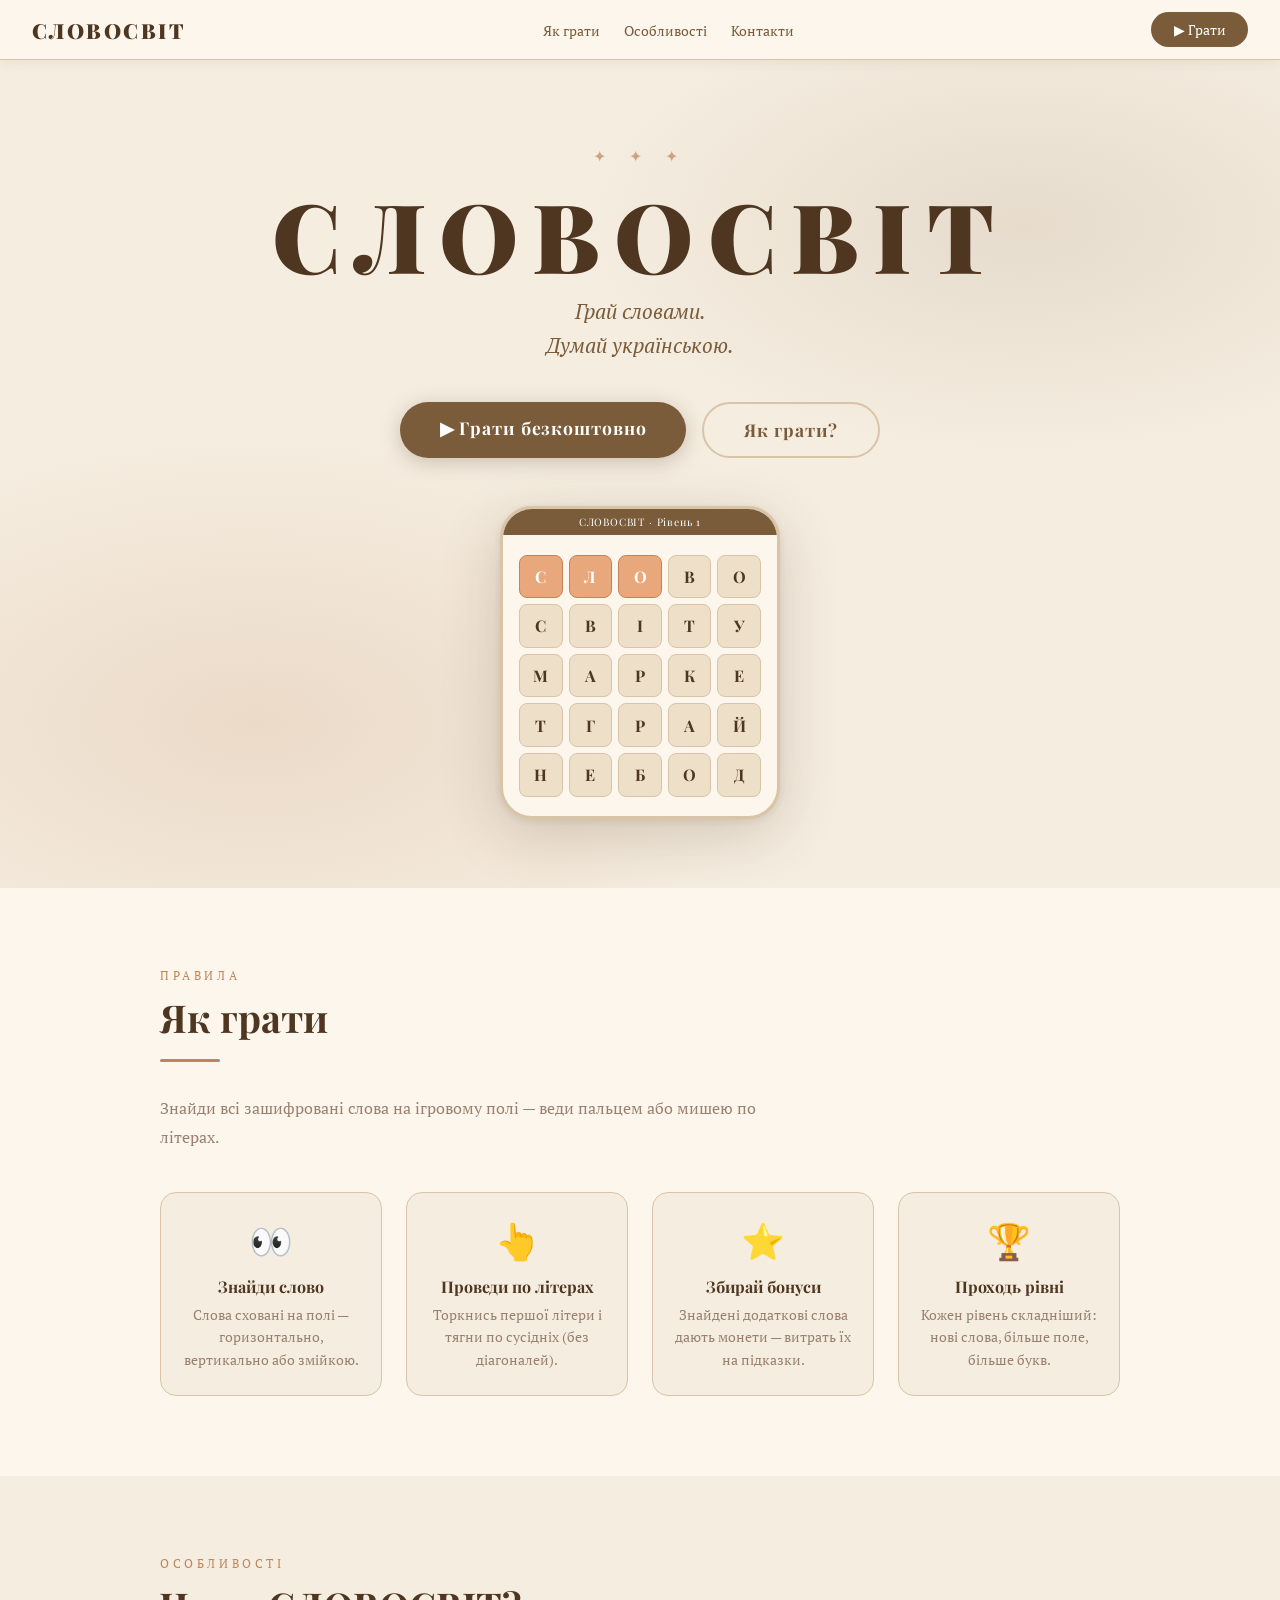
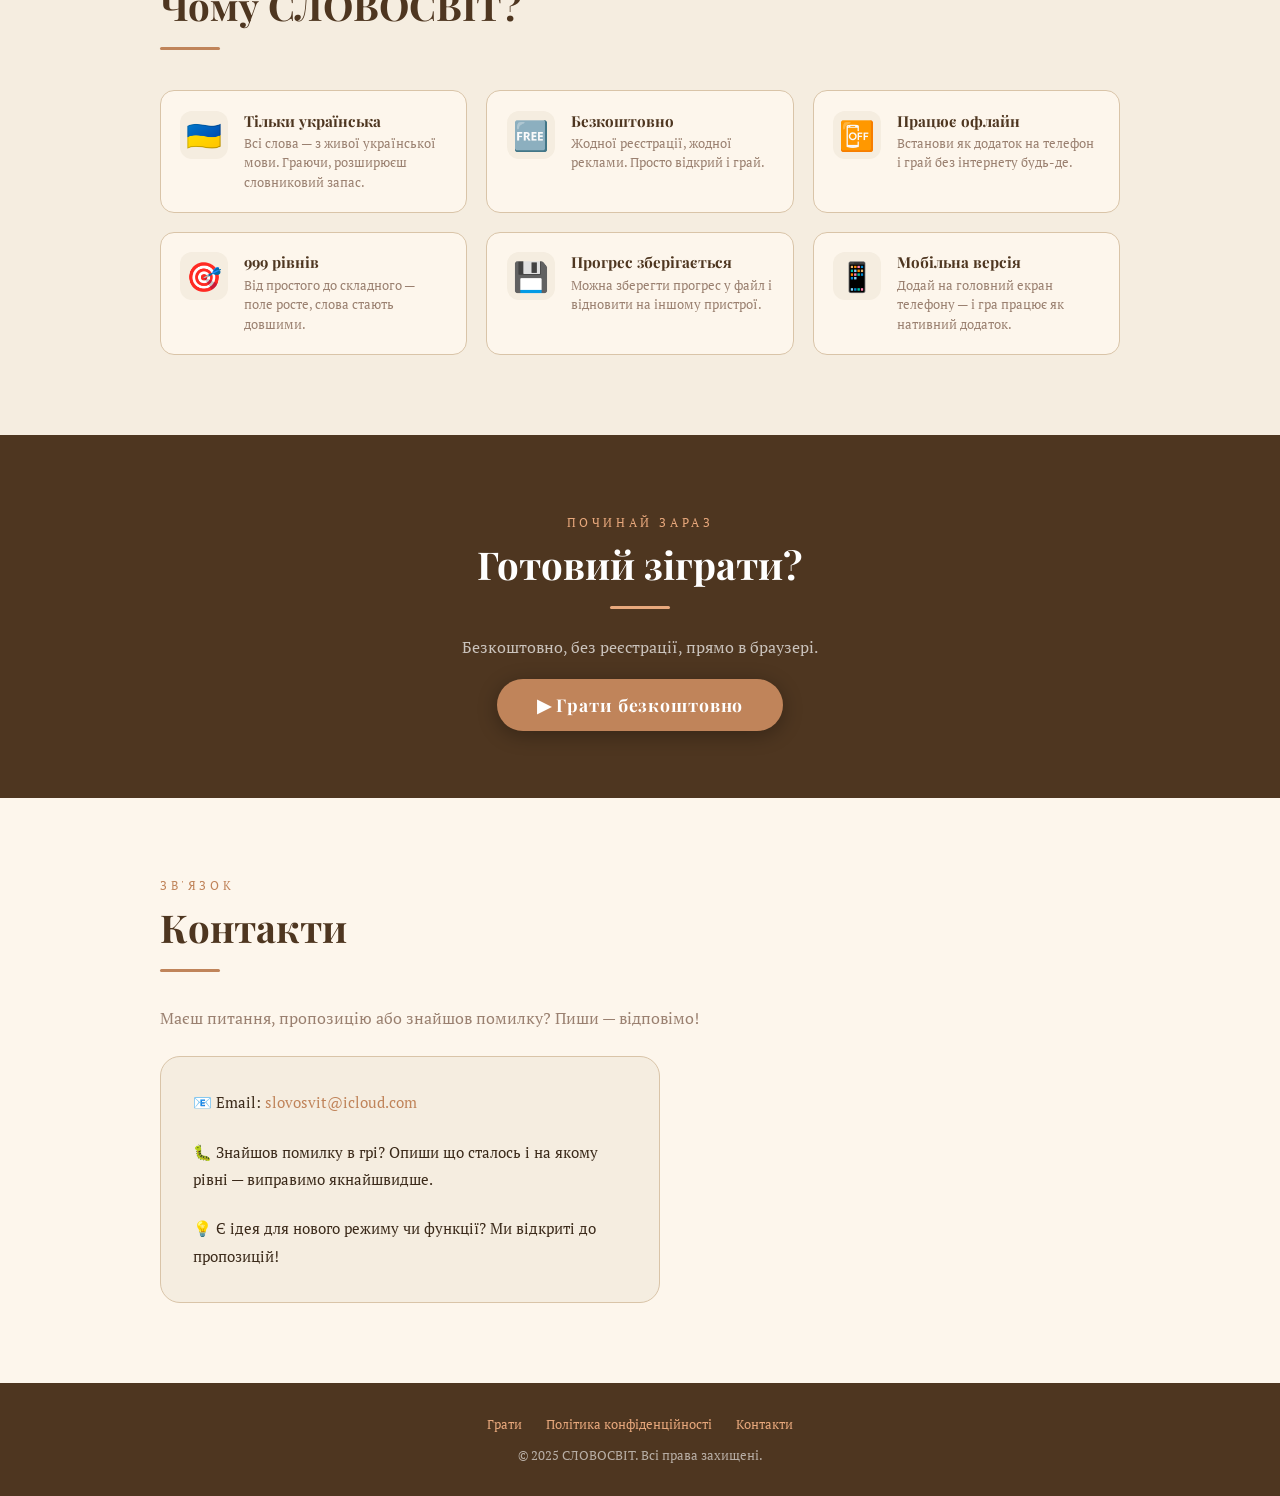
<file: index.html>
<!DOCTYPE html>
<html lang="uk">
<head>
  <meta charset="UTF-8">
  <meta name="viewport" content="width=device-width, initial-scale=1.0">
  <title>СЛОВОСВІТ — гра з пошуку слів українською</title>
  <meta name="description" content="СЛОВОСВІТ — безкоштовна гра з пошуку українських слів. Грай у браузері, без реєстрації.">
  <meta property="og:title" content="СЛОВОСВІТ — українська гра слів">
<meta property="og:description" content="Безкоштовна гра пошуку українських слів у браузері">
<meta property="og:image" content="https://bdry7974ry-code.github.io/icon-512-v2.png">
<meta property="og:type" content="website">
<meta property="og:url" content="https://bdry7974ry-code.github.io/">
  <link rel="icon" href="icon-192-v2.png">
<link rel="apple-touch-icon" href="icon-512-v2.png">
<link rel="canonical" href="https://bdry7974ry-code.github.io/">
<link rel="preconnect" href="https://fonts.gstatic.com" crossorigin>
  <link rel="preconnect" href="https://fonts.googleapis.com">
  <link rel="stylesheet" href="https://fonts.googleapis.com/css2?family=Playfair+Display:wght@400;700;900&family=PT+Serif:ital,wght@0,400;0,700;1,400&display=swap">
  <style>
    :root {
      --bg:        #f5ede0;
      --card:      #fdf6ec;
      --brown:     #7a5c3a;
      --brown-dk:  #4e3620;
      --accent:    #c0845a;
      --accent2:   #e8a87c;
      --text:      #3b2a1a;
      --muted:     #9a8070;
      --border:    #d9c4a8;
      --green:     #6a9e6a;
    }

    *, *::before, *::after { box-sizing: border-box; margin: 0; padding: 0; }

    html { scroll-behavior: smooth; }

    body {
      background: var(--bg);
      font-family: 'PT Serif', Georgia, serif;
      color: var(--text);
      overflow-x: hidden;
    }

    /* ── NAV ── */
    nav {
      position: sticky; top: 0; z-index: 100;
      background: var(--card);
      border-bottom: 1px solid var(--border);
      display: flex; align-items: center; justify-content: space-between;
      padding: 0.75rem 2rem;
      box-shadow: 0 2px 12px rgba(90,60,30,0.08);
    }
    .nav-logo {
      font-family: 'Playfair Display', serif;
      font-weight: 900; font-size: 1.3rem;
      color: var(--brown-dk); letter-spacing: 0.12em;
      text-decoration: none;
    }
    .nav-links { display: flex; gap: 1.5rem; list-style: none; }
    .nav-links a {
      font-size: 0.9rem; color: var(--brown);
      text-decoration: none; transition: color .2s;
    }
    .nav-links a:hover { color: var(--accent); }
    .nav-play {
      background: var(--brown); color: #fff;
      padding: 0.5rem 1.4rem; border-radius: 50px;
      font-family: 'PT Serif', serif; font-size: 0.9rem;
      text-decoration: none; transition: background .2s;
    }
    .nav-play:hover { background: var(--brown-dk); }

    /* ── HERO ── */
    .hero {
      min-height: 92vh;
      display: flex; flex-direction: column;
      align-items: center; justify-content: center;
      text-align: center;
      padding: 4rem 1.5rem 3rem;
      position: relative; overflow: hidden;
    }
    .hero::before {
      content: '';
      position: absolute; inset: 0;
      background:
        radial-gradient(ellipse 60% 50% at 20% 80%, rgba(192,132,90,.18) 0%, transparent 70%),
        radial-gradient(ellipse 50% 40% at 80% 20%, rgba(122,92,58,.12) 0%, transparent 70%);
      pointer-events: none;
    }
    .hero-ornament {
      font-size: 1rem; letter-spacing: .6rem;
      color: var(--accent); opacity: .7; margin-bottom: 1.2rem;
    }
    .hero h1 {
      font-family: 'Playfair Display', serif;
      font-size: clamp(3rem, 10vw, 6rem);
      font-weight: 900; color: var(--brown-dk);
      letter-spacing: .15em; line-height: 1;
      margin-bottom: .8rem;
    }
    .hero-sub {
      font-size: clamp(1rem, 3vw, 1.3rem);
      color: var(--brown); font-style: italic;
      margin-bottom: 2.5rem; line-height: 1.6;
    }
    .hero-btns {
      display: flex; gap: 1rem; flex-wrap: wrap;
      justify-content: center;
    }
    .btn-primary {
      background: var(--brown); color: #fff;
      padding: .9rem 2.5rem; border-radius: 50px;
      font-family: 'Playfair Display', serif;
      font-size: 1.1rem; font-weight: 700;
      text-decoration: none; letter-spacing: .05em;
      box-shadow: 0 4px 20px rgba(78,54,32,.25);
      transition: background .2s, transform .15s;
    }
    .btn-primary:hover { background: var(--brown-dk); transform: translateY(-2px); }
    .btn-ghost {
      background: transparent; color: var(--brown);
      padding: .9rem 2.5rem; border-radius: 50px;
      font-family: 'Playfair Display', serif;
      font-size: 1.1rem; font-weight: 700;
      text-decoration: none; letter-spacing: .05em;
      border: 2px solid var(--border);
      transition: border-color .2s, color .2s, transform .15s;
    }
    .btn-ghost:hover { border-color: var(--accent); color: var(--accent); transform: translateY(-2px); }

    /* Fake phone mockup */
    .phone-mockup {
      margin-top: 3rem;
      width: min(280px, 75vw);
      background: var(--card);
      border-radius: 32px;
      border: 3px solid var(--border);
      box-shadow: 0 16px 60px rgba(78,54,32,.2), 0 2px 8px rgba(78,54,32,.1);
      overflow: hidden;
      position: relative;
    }
    .phone-screen {
      padding: 1.2rem 1rem;
      display: grid;
      grid-template-columns: repeat(5, 1fr);
      gap: 6px;
    }
    .phone-bar {
      background: var(--brown); color: #fff;
      font-size: .65rem; letter-spacing: .08em;
      text-align: center; padding: .4rem;
      font-family: 'Playfair Display', serif;
    }
    .cell {
      aspect-ratio: 1;
      border-radius: 8px;
      display: flex; align-items: center; justify-content: center;
      font-family: 'Playfair Display', serif;
      font-weight: 700; font-size: 1rem;
      color: var(--brown-dk);
      background: #eddfc8;
      border: 1.5px solid var(--border);
      transition: background .3s;
    }
    .cell.lit  { background: var(--accent2); border-color: var(--accent); color: #fff; }
    .cell.done { background: var(--green);   border-color: #4a7a4a;       color: #fff; }

    /* ── SECTION BASE ── */
    section { padding: 5rem 1.5rem; }
    .section-inner { max-width: 960px; margin: 0 auto; }
    .section-label {
      font-size: .75rem; letter-spacing: .3em; text-transform: uppercase;
      color: var(--accent); margin-bottom: .5rem;
    }
    .section-title {
      font-family: 'Playfair Display', serif;
      font-size: clamp(1.6rem, 4vw, 2.4rem);
      color: var(--brown-dk); margin-bottom: 1rem;
    }
    .section-desc {
      font-size: 1rem; color: var(--muted);
      line-height: 1.8; max-width: 600px;
    }
    .ornament-line {
      width: 60px; height: 3px;
      background: var(--accent); border-radius: 2px;
      margin: 1rem 0 2rem;
    }

    /* ── HOW TO PLAY ── */
    #how { background: var(--card); }
    .steps {
      display: grid;
      grid-template-columns: repeat(auto-fit, minmax(200px, 1fr));
      gap: 1.5rem; margin-top: 2.5rem;
    }
    .step {
      background: var(--bg);
      border: 1px solid var(--border);
      border-radius: 16px;
      padding: 1.5rem 1.2rem;
      text-align: center;
      transition: transform .2s, box-shadow .2s;
    }
    .step:hover { transform: translateY(-4px); box-shadow: 0 8px 24px rgba(90,60,30,.1); }
    .step-icon { font-size: 2.2rem; margin-bottom: .8rem; }
    .step h3 {
      font-family: 'Playfair Display', serif;
      font-size: 1rem; color: var(--brown-dk);
      margin-bottom: .4rem;
    }
    .step p { font-size: .88rem; color: var(--muted); line-height: 1.6; }

    /* ── FEATURES ── */
    .features {
      display: grid;
      grid-template-columns: repeat(auto-fit, minmax(240px, 1fr));
      gap: 1.2rem; margin-top: 2.5rem;
    }
    .feature {
      display: flex; gap: 1rem; align-items: flex-start;
      background: var(--card);
      border: 1px solid var(--border);
      border-radius: 14px; padding: 1.2rem;
    }
    .feature-icon {
      font-size: 1.8rem; flex-shrink: 0;
      background: var(--bg); width: 48px; height: 48px;
      border-radius: 12px; display: flex; align-items: center; justify-content: center;
    }
    .feature h3 {
      font-family: 'Playfair Display', serif;
      font-size: .95rem; color: var(--brown-dk);
      margin-bottom: .2rem;
    }
    .feature p { font-size: .82rem; color: var(--muted); line-height: 1.5; }

    /* ── CTA ── */
    #cta {
      background: var(--brown-dk);
      text-align: center; color: #fff;
    }
    #cta .section-label { color: var(--accent2); }
    #cta .section-title { color: #fff; }
    #cta .section-desc  { color: rgba(255,255,255,.7); margin: 0 auto 2rem; }
    #cta .btn-primary   { background: var(--accent); box-shadow: 0 4px 20px rgba(0,0,0,.3); }
    #cta .btn-primary:hover { background: var(--accent2); }
    #cta .ornament-line { background: var(--accent2); }

    /* ── CONTACT ── */
    #contact { background: var(--card); }
    .contact-card {
      background: var(--bg);
      border: 1px solid var(--border);
      border-radius: 20px; padding: 2rem;
      max-width: 500px;
    }
    .contact-card p { font-size: .95rem; line-height: 1.8; color: var(--text); }
    .contact-card a { color: var(--accent); text-decoration: none; }
    .contact-card a:hover { text-decoration: underline; }

    /* ── FOOTER ── */
    footer {
      background: var(--brown-dk);
      color: rgba(255,255,255,.6);
      text-align: center;
      padding: 2rem 1rem;
      font-size: .82rem;
    }
    footer a { color: var(--accent2); text-decoration: none; }
    footer a:hover { text-decoration: underline; }
    footer .footer-links { display: flex; gap: 1.5rem; justify-content: center; margin-bottom: .8rem; flex-wrap: wrap; }

    /* ── RESPONSIVE ── */
    @media (max-width: 600px) {
      nav { padding: .6rem 1rem; }
      .nav-links { display: none; }
      .hero { padding: 3rem 1rem 2rem; }
    }

    /* ── ANIMATION ── */
    @keyframes fadeUp {
      from { opacity: 0; transform: translateY(24px); }
      to   { opacity: 1; transform: translateY(0); }
    }
    .hero h1, .hero-sub, .hero-btns, .phone-mockup {
      animation: fadeUp .7s ease both;
    }
    .hero-sub    { animation-delay: .15s; }
    .hero-btns   { animation-delay: .28s; }
    .phone-mockup{ animation-delay: .4s; }
  </style>
</head>
<body>

<!-- NAV -->
<nav>
  <a class="nav-logo" href="#">СЛОВОСВІТ</a>
  <ul class="nav-links">
    <li><a href="#how">Як грати</a></li>
    <li><a href="#features">Особливості</a></li>
    <li><a href="#contact">Контакти</a></li>
  </ul>
  <a class="nav-play" href="./game.html">▶ Грати</a>
</nav>

<!-- HERO -->
<section class="hero">
  <div class="hero-ornament">✦ ✦ ✦</div>
  <h1>СЛОВОСВІТ</h1>
  <p class="hero-sub">
    Грай словами.<br>Думай українською.
  </p>
  <div class="hero-btns">
    <a class="btn-primary" href="./game.html">
▶ Грати безкоштовно
</a>
    <a class="btn-ghost" href="#how">Як грати?</a>
  </div>

  <!-- Phone mockup with animated grid -->
  <div class="phone-mockup">
    <div class="phone-bar">СЛОВОСВІТ · Рівень 1</div>
    <div class="phone-screen" id="demoGrid">
      <!-- filled by JS -->
    </div>
  </div>
</section>

<!-- HOW TO PLAY -->
<section id="how">
  <div class="section-inner">
    <div class="section-label">Правила</div>
    <h2 class="section-title">Як грати</h2>
    <div class="ornament-line"></div>
    <p class="section-desc">Знайди всі зашифровані слова на ігровому полі — веди пальцем або мишею по літерах.</p>

    <div class="steps">
      <div class="step">
        <div class="step-icon">👀</div>
        <h3>Знайди слово</h3>
        <p>Слова сховані на полі — горизонтально, вертикально або змійкою.</p>
      </div>
      <div class="step">
        <div class="step-icon">👆</div>
        <h3>Проведи по літерах</h3>
        <p>Торкнись першої літери і тягни по сусідніх (без діагоналей).</p>
      </div>
      <div class="step">
        <div class="step-icon">⭐</div>
        <h3>Збирай бонуси</h3>
        <p>Знайдені додаткові слова дають монети — витрать їх на підказки.</p>
      </div>
      <div class="step">
        <div class="step-icon">🏆</div>
        <h3>Проходь рівні</h3>
        <p>Кожен рівень складніший: нові слова, більше поле, більше букв.</p>
      </div>
    </div>
  </div>
</section>

<!-- FEATURES -->
<section id="features">
  <div class="section-inner">
    <div class="section-label">Особливості</div>
    <h2 class="section-title">Чому СЛОВОСВІТ?</h2>
    <div class="ornament-line"></div>

    <div class="features">
      <div class="feature">
        <div class="feature-icon">🇺🇦</div>
        <div>
          <h3>Тільки українська</h3>
          <p>Всі слова — з живої української мови. Граючи, розширюєш словниковий запас.</p>
        </div>
      </div>
      <div class="feature">
        <div class="feature-icon">🆓</div>
        <div>
          <h3>Безкоштовно</h3>
          <p>Жодної реєстрації, жодної реклами. Просто відкрий і грай.</p>
        </div>
      </div>
      <div class="feature">
        <div class="feature-icon">📴</div>
        <div>
          <h3>Працює офлайн</h3>
          <p>Встанови як додаток на телефон і грай без інтернету будь-де.</p>
        </div>
      </div>
      <div class="feature">
        <div class="feature-icon">🎯</div>
        <div>
          <h3>999 рівнів</h3>
          <p>Від простого до складного — поле росте, слова стають довшими.</p>
        </div>
      </div>
      <div class="feature">
        <div class="feature-icon">💾</div>
        <div>
          <h3>Прогрес зберігається</h3>
          <p>Можна зберегти прогрес у файл і відновити на іншому пристрої.</p>
        </div>
      </div>
      <div class="feature">
        <div class="feature-icon">📱</div>
        <div>
          <h3>Мобільна версія</h3>
          <p>Додай на головний екран телефону — і гра працює як нативний додаток.</p>
        </div>
      </div>
    </div>
  </div>
</section>

<!-- CTA -->
<section id="cta">
  <div class="section-inner">
    <div class="section-label">Починай зараз</div>
    <h2 class="section-title">Готовий зіграти?</h2>
    <div class="ornament-line" style="margin: 1rem auto 1.5rem;"></div>
    <p class="section-desc">Безкоштовно, без реєстрації, прямо в браузері.</p>
    <a class="btn-primary" href="./game.html">
▶ Грати безкоштовно
</a>
  </div>
</section>

<!-- CONTACT -->
<section id="contact">
  <div class="section-inner">
    <div class="section-label">Зв'язок</div>
    <h2 class="section-title">Контакти</h2>
    <div class="ornament-line"></div>
    <p class="section-desc" style="margin-bottom:1.5rem">Маєш питання, пропозицію або знайшов помилку? Пиши — відповімо!</p>

    <div class="contact-card">
      <p>📧 Email: <a href="mailto:slovosvit@icloud.com">slovosvit@icloud.com</a></p>
      <br>
      <p>🐛 Знайшов помилку в грі? Опиши що сталось і на якому рівні — виправимо якнайшвидше.</p>
      <br>
      <p>💡 Є ідея для нового режиму чи функції? Ми відкриті до пропозицій!</p>
    </div>
  </div>
</section>

<!-- FOOTER -->
<footer>
  <div class="footer-links">
    <a href="./game.html">Грати</a>
    <a href="privacy.html">Політика конфіденційності</a>
    <a href="mailto:slovosvit@icloud.com">Контакти</a>
  </div>
  <div>© 2025 СЛОВОСВІТ. Всі права захищені.</div>
</footer>

<script>
  // Animate demo grid
  const letters = ['С','Л','О','В','О','С','В','І','Т','У','М','А','Р','К','Е','Т','Г','Р','А','Й','Н','Е','Б','О','Д'];
  const grid = document.getElementById('demoGrid');
  letters.forEach((l, i) => {
    const c = document.createElement('div');
    c.className = 'cell';
    c.textContent = l;
    grid.appendChild(c);
  });

  // Animate a word path: С-Л-О-В-О (indices 0,1,2,3,4)
  const paths = [
    [0,1,2,3,4],
    [5,6,7,8,9],
    [10,11,12,13,14],
  ];
  let pathIdx = 0;
  let step = 0;
  let currentLit = [];

  function animatePath() {
    const cells = grid.querySelectorAll('.cell');
    // clear lit
    currentLit.forEach(i => {
      if (!paths[pathIdx].slice(0, step).includes(i)) {
        cells[i].classList.remove('lit');
      }
    });

    const path = paths[pathIdx];
    if (step < path.length) {
      cells[path[step]].classList.add('lit');
      currentLit.push(path[step]);
      step++;
      setTimeout(animatePath, 350);
    } else {
      // mark done
      setTimeout(() => {
        path.forEach(i => {
          cells[i].classList.remove('lit');
          cells[i].classList.add('done');
        });
        currentLit = [];
        step = 0;
        pathIdx = (pathIdx + 1) % paths.length;
        // reset done after pause
        setTimeout(() => {
          path.forEach(i => cells[i].classList.remove('done'));
          setTimeout(animatePath, 400);
        }, 1200);
      }, 400);
    }
  }

  setTimeout(animatePath, 1000);
</script>

</body>
</html>
</file>
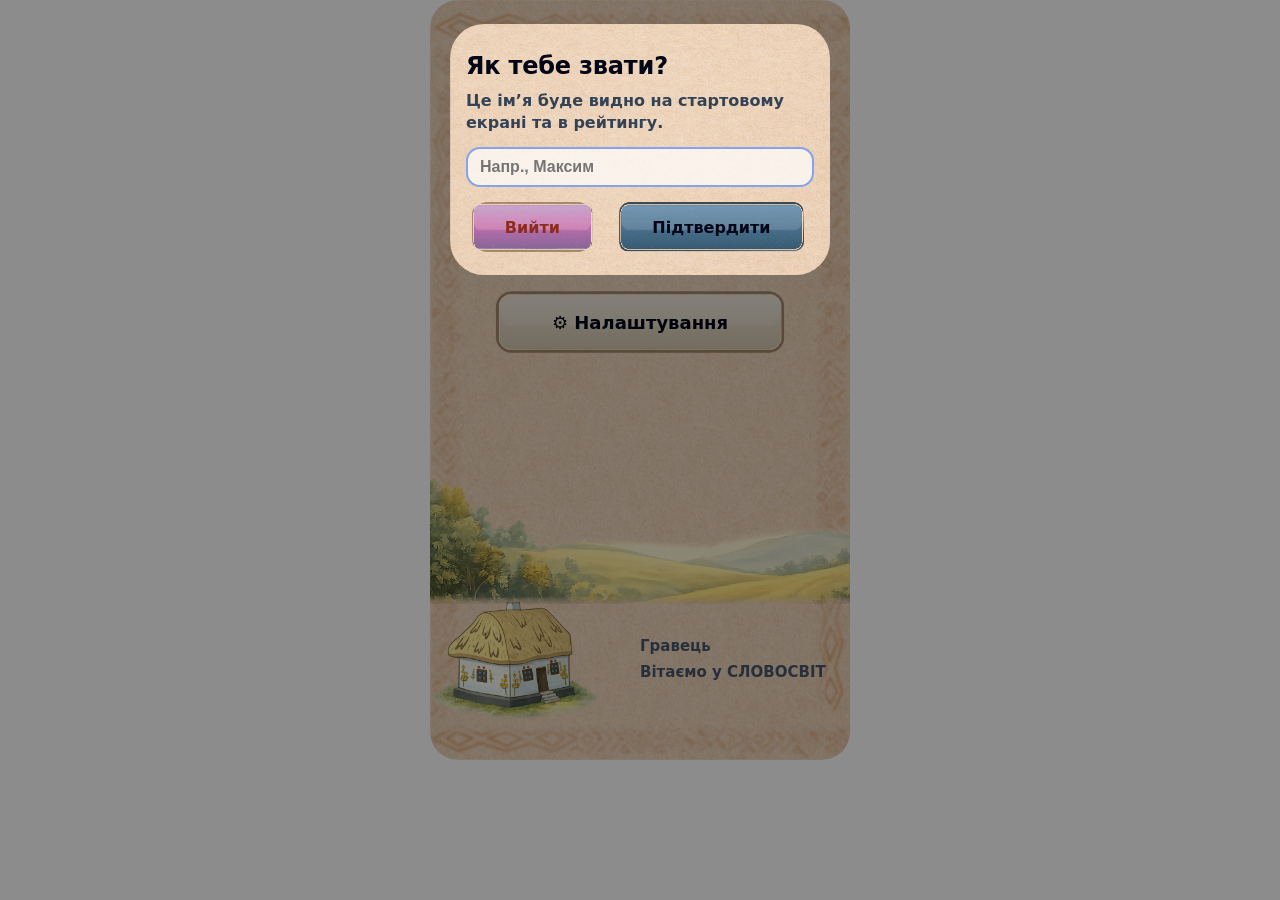
<file: game.html>
<!DOCTYPE html>
<html lang="uk">
<head>
  <link rel="manifest" href="manifest.json">
<meta name="mobile-web-app-capable" content="yes">
<meta name="apple-mobile-web-app-status-bar-style" content="black">
<meta charset="UTF-8">
<title>СЛОВОСВІТ</title>
<meta name="viewport" content="width=device-width, initial-scale=1">
<link rel="stylesheet" href="./style.css">
</head>
<body>
<main class="app" aria-label="СЛОВОСВІТ — гра з пошуку слів">
  <!-- Меню -->
<section id="menu-screen" class="screen active" aria-label="Головне меню">
  <div class="game-wrapper">

    <!-- Верх: назва + слоган -->
    <header class="menu-header">
     <div class="ornament ornament-top"></div>

     <h1 class="title">СЛОВОСВІТ</h1>

     <p class="subtitle line1">Грай словами.</p>
      <p class="subtitle line2">Думай українською.</p>
    </header>

       <nav class="menu-actions" aria-label="Меню дій">
      <div class="ornament"></div>

      <button id="startGameBtn" type="button" class="menu-btn primary">Почати гру</button> 
      <button id="settingsBtn" type="button" class="menu-btn ghost"><span class="icon">⚙</span> Налаштування</button>
        <div class="ornament"></div>

    </nav>
    

<!-- Профіль гравця -->
<section class="profile-card" aria-label="Профіль">

  <img src="./assets/ui/house.png" alt="" class="profile-house">

  <div class="profile-text">
    <div class="profile-name" id="playerName">Гравець</div>
    <div class="profile-sub">Вітаємо у СЛОВОСВІТ</div>
  </div>

</section>


    <div class="ornament ornament-bottom"></div>
  </div>
</section>



  <!-- Ігровий екран -->
  <section id="game-screen" class="screen">
    <div class="game-wrapper">
      <!-- 🔝 TOP BAR -->
      <header class="panel top-bar">
       
        <div class="top-left">
          <button class="menu-btn chip top-mini">Меню</button>
          <ul class="dropdown">
           <li><button id="nextLevelBtn" class="btn">Наступний рівень</button></li>
           <li><button id="retryLevelBtn" class="btn">Спробувати ще раз</button></li>
           <li><button id="gameToggleMusicBtn" class="btn">🎵 Музика</button></li>
           <li><button id="gameToggleUiSoundBtn" class="btn">🔊 Звуки</button></li>
           <li><button id="exitBtn" class="exit-btn">Вийти</button></li>
          </ul>


        </div>
        <div class="level">
  Рівень&nbsp;<strong id="levelNum">1</strong>
 </div>


        <div class="top-right">
          <div class="coins-menu">
            <button class="coins-btn menu-btn chip top-mini">💰 <span id="coins">200</span></button>
            <ul class="dropdown">
              <li><button id="hintBtn" class="btn">Підказка 1 літера - 40💰</button></li>
              <li><button id="hintWordBtn" class="btn">Підказка слово - 100💰</button></li>
              <li><button id="exitBtn2" class="exit-btn">Вийти</button></li>
            </ul>


          </div>
        </div>
      </header>

            <!-- 🎯 GOAL -->
<div class="panel goal" id="goalBlock">
  <div id="goalText" class="goal-row">
  <span class="goal-left">⏱ Знайди <strong>5 слів</strong> за</span>
  <span id="timer" class="goal-timer">02:00</span>
  <span class="goal-right">+50💰</span>
</div>

</div>


<div id="bonusWordNotice" class="bonus-word-notice"></div>
<div class="goal-ornament" aria-hidden="true">
  <div class="goal-ornament__track">
    ✦ ✦ ✦ 
    <span class="sep" id="gridSep">•</span>
    ✦ ✦ ✦ 
  </div>
</div>

<div class="game-card">
  <div id="grid" class="grid"></div>
</div>

<div class="goal-stats">
  <div class="stat">⭐ Бонусних слів: <strong id="bonusWordsFound">0</strong></div>
  <div class="stat">💰 Монет: <strong id="coinsEarned">0</strong></div>
</div>

     
<!-- Рекламний блок -->
      <div class="ad-space">
  <div class="ticker">
    <div class="ticker__track" id="adTickerTrack">
       <span>Ходила на сповідь до священика, навіть не довелось нічого розказувати. Він на мене вже давно підписаний.</span>
       <span>Стоять дві блондинки на зупинці, чекають трамвай. Одна каже до іншої: – Ти на який чекаєш? – На 3, а ти? – На 6. Тут під’їжджає 63. Блондинки зраділи і одна каже до другої: – Класно поїдемо разом!</span>
       <span>Любий, ти чому нічого не робиш? — Все, що не робиться – все на краще!</span>
       <span>Купила своєму чоловікові костюм-трійку: труси і дві шкарпетки. Люблю його, заразу… балую!</span>
       <span>Я настільки лінивий, що навіть у моєму «списку справ» лише один пункт: «Зробити список справ».</span>
       <span>В нашій сім’ї зарядкою займаються лише мобільні телефони…</span>
       <span>Тату у нас сьогодні в школі скорочені батьківські збори. – Що значить скорочені? – Ти, я і директор.</span>
    </div>
  </div>
</div>

    </div>
  </section>

 <!-- RESULT SCREEN -->
<section id="result-screen" class="screen" aria-label="Результат рівня">
  <div class="game-wrapper">
  <div class="result-wrapper">

  <div class="result-title">
    <div class="result-title-main">🏆 Ви зробили це!</div>
    <div class="result-level-done">Рівень <strong id="resultLevelNum">1</strong> завершено</div>
  </div>

<div class="result-stats">
  <div class="row"><span>⏱ Час:</span> <strong id="resultTime">00:00</strong></div>
  <div class="row"><span>🔎 Слів знайдено:</span> <strong id="resultFound">0</strong></div>
  <div class="row"><span>💰 Монет отримано:</span> <strong id="resultEarned">0</strong></div>
</div>

<div class="result-actions">
  <button id="resultNextBtn" class="menu-btn primary result-big">
    Наступний рівень <strong id="resultNextLevelNum">2</strong>
  </button>
  <button id="resultRetryBtn" class="menu-btn ghost result-secondary">
     Спробувати ще раз (<span id="resultRetryLevelNum">1</span>)
   </button>
  <button id="resultExitBtn" class="exit-btn">Вийти</button>
</div>  

  </div>

  <div class="ad-space"></div>
</section>

</main>
<audio id="bgm" src="./assets/bgm.mp3" preload="auto"></audio>

<script type="module" src="./main.js"></script>

<div id="nameModal" class="modal hidden" role="dialog" aria-modal="true" aria-label="Введіть ім’я">
  <div class="modal-card">
    <h3>Як тебе звати?</h3>
    <p>Це ім’я буде видно на стартовому екрані та в рейтингу.</p>

    <input id="nameInput" type="text" placeholder="Напр., Максим" maxlength="20" />
    <div class="modal-actions">
      <button id="cancelNameBtn" type="button" class="exit-btn">Вийти</button>

      <button id="saveNameBtn" class="menu-btn primary small">Підтвердити</button>
    </div>
  </div>
  
</div>

 <div id="howToPlayModal" class="modal hidden" role="dialog" aria-modal="true" aria-label="Як грати">
  <div class="modal-card">
    <h3>Як грати</h3>

    <p><strong>СЛОВОСВІТ</strong> — знайди всі зашифровані слова на полі.</p>

    <p>
      Веди по <strong>сусідніх літерах</strong> (без діагоналей),
      слово може згинатися “змійкою”.
    </p>

    <p>
      <strong>Додаткові слова</strong> дають бонус-монети —
      використай їх на підказки.
    </p>

    <div class="modal-actions">
      <button id="closeHowToPlayBtn" type="button" class="exit-btn">Вийти</button>
    </div>
  </div>
</div>
 
 
<div id="settingsModal" class="modal hidden" role="dialog" aria-modal="true" aria-label="Налаштування">
  <div class="modal-card">
    <h3>Налаштування</h3>
    <p>Налаштуй гру під себе.</p>

    <div class="settings-list">
      <button id="levelsBtn" type="button" class="btn">🎡 Рівні</button>
      <button id="changeNameBtn" type="button" class="btn">🙂 Змінити ім’я</button>
      <button id="toggleMusicBtn" type="button" class="btn">
        🎵 Музика
      </button>

      <button id="toggleUiSoundBtn" type="button" class="btn">
        🔊 Звуки клітинок
      </button>

      <button id="howToPlayBtn" type="button" class="btn">❓ Як грати</button>
      <button id="exportProgressBtn" type="button" class="btn">📤 Експорт прогресу</button>
      <button id="importProgressBtn" type="button" class="btn">📥 Імпорт прогресу</button>
      <input id="importProgressInput" type="file" accept="application/json,.json" hidden>
      <button id="resetProgressBtn" type="button" class="btn">🗑 Скинути прогрес</button>
    </div>


    <div class="modal-actions">
      <button id="closeSettingsBtn" class="exit-btn">Вийти</button>

    </div>
  </div>
</div>


<!-- 🎡 Level Wheel Modal -->
<div id="levelWheelModal" class="modal hidden" role="dialog" aria-modal="true" aria-label="Вибір рівня">
  <div class="modal-card">
    <h3>Рівні</h3>

    <div id="levelWheel" class="level-wheel"></div>

    <div class="modal-actions">
      <button id="closeLevelWheelBtn" type="button" class="exit-btn">Вийти</button>
      <button id="confirmLevelBtn" type="button" class="menu-btn primary small">Підтвердити</button>
    </div>
  </div>
</div>

</body>
</html>
</file>
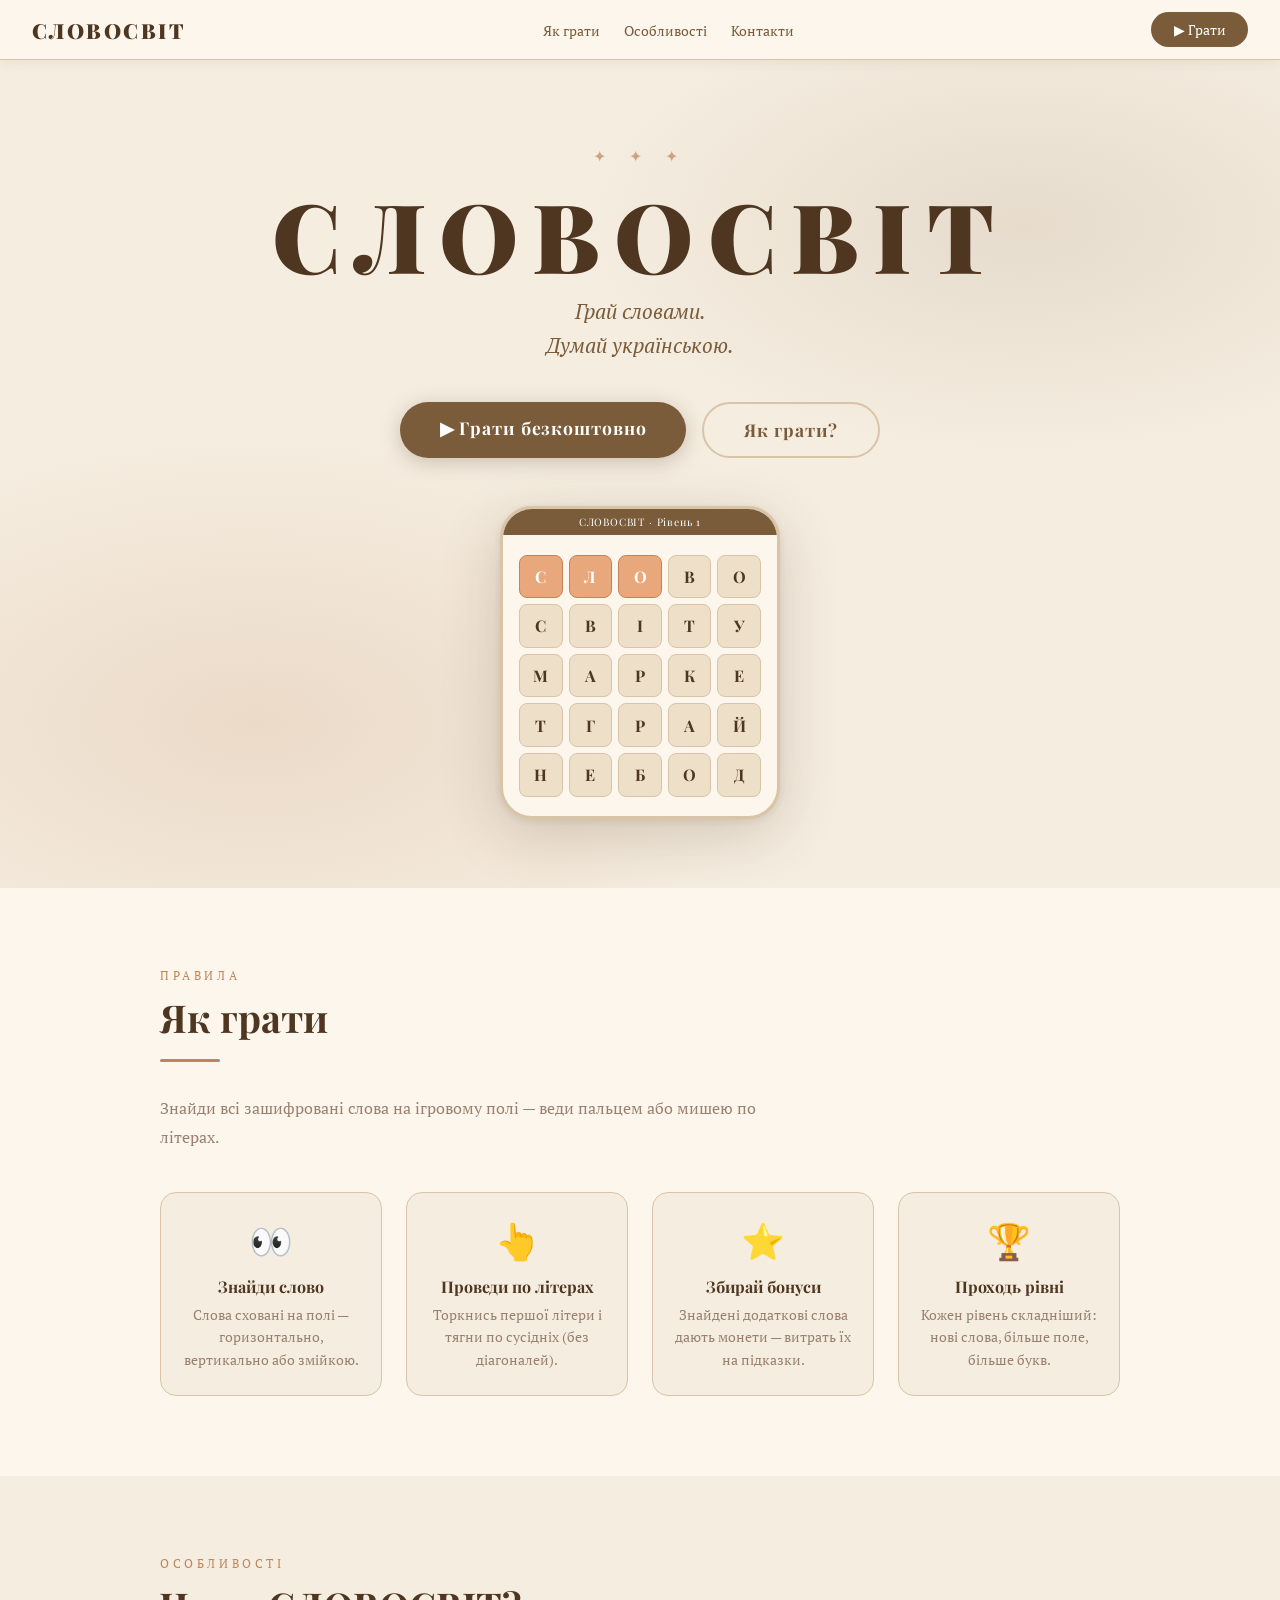
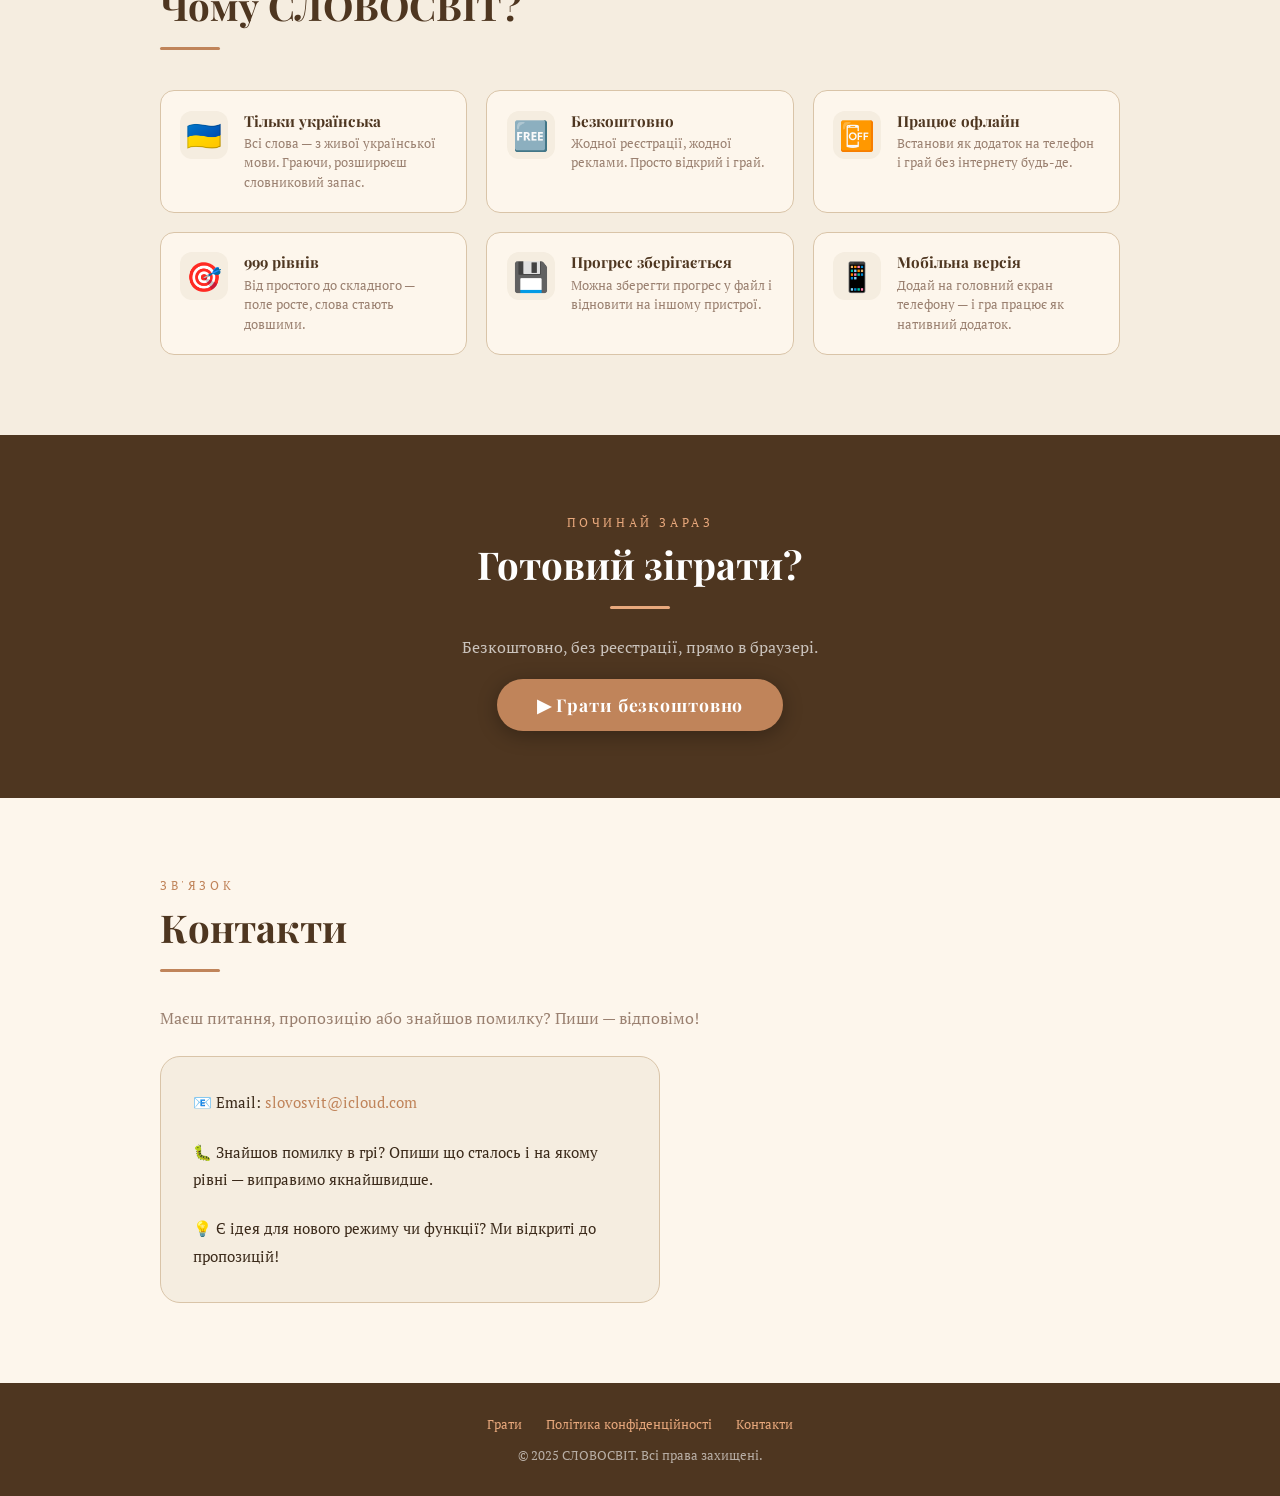
<file: landing.html>
<!DOCTYPE html>
<html lang="uk">
<head>
  <meta charset="UTF-8">
  <meta name="viewport" content="width=device-width, initial-scale=1.0">
  <title>СЛОВОСВІТ — гра з пошуку слів українською</title>
  <meta name="description" content="СЛОВОСВІТ — безкоштовна гра з пошуку українських слів. Грай у браузері, без реєстрації.">
  <meta property="og:title" content="СЛОВОСВІТ — українська гра слів">
<meta property="og:description" content="Безкоштовна гра пошуку українських слів у браузері">
<meta property="og:image" content="https://bdry7974ry-code.github.io/icon-512-v2.png">
<meta property="og:type" content="website">
<meta property="og:url" content="https://bdry7974ry-code.github.io/landing.html">
  <link rel="icon" href="icon-192-v2.png">
<link rel="apple-touch-icon" href="icon-512-v2.png">
<link rel="canonical" href="https://bdry7974ry-code.github.io/landing.html">
<link rel="preconnect" href="https://fonts.gstatic.com" crossorigin>
  <link rel="preconnect" href="https://fonts.googleapis.com">
  <link rel="stylesheet" href="https://fonts.googleapis.com/css2?family=Playfair+Display:wght@400;700;900&family=PT+Serif:ital,wght@0,400;0,700;1,400&display=swap">
  <style>
    :root {
      --bg:        #f5ede0;
      --card:      #fdf6ec;
      --brown:     #7a5c3a;
      --brown-dk:  #4e3620;
      --accent:    #c0845a;
      --accent2:   #e8a87c;
      --text:      #3b2a1a;
      --muted:     #9a8070;
      --border:    #d9c4a8;
      --green:     #6a9e6a;
    }

    *, *::before, *::after { box-sizing: border-box; margin: 0; padding: 0; }

    html { scroll-behavior: smooth; }

    body {
      background: var(--bg);
      font-family: 'PT Serif', Georgia, serif;
      color: var(--text);
      overflow-x: hidden;
    }

    /* ── NAV ── */
    nav {
      position: sticky; top: 0; z-index: 100;
      background: var(--card);
      border-bottom: 1px solid var(--border);
      display: flex; align-items: center; justify-content: space-between;
      padding: 0.75rem 2rem;
      box-shadow: 0 2px 12px rgba(90,60,30,0.08);
    }
    .nav-logo {
      font-family: 'Playfair Display', serif;
      font-weight: 900; font-size: 1.3rem;
      color: var(--brown-dk); letter-spacing: 0.12em;
      text-decoration: none;
    }
    .nav-links { display: flex; gap: 1.5rem; list-style: none; }
    .nav-links a {
      font-size: 0.9rem; color: var(--brown);
      text-decoration: none; transition: color .2s;
    }
    .nav-links a:hover { color: var(--accent); }
    .nav-play {
      background: var(--brown); color: #fff;
      padding: 0.5rem 1.4rem; border-radius: 50px;
      font-family: 'PT Serif', serif; font-size: 0.9rem;
      text-decoration: none; transition: background .2s;
    }
    .nav-play:hover { background: var(--brown-dk); }

    /* ── HERO ── */
    .hero {
      min-height: 92vh;
      display: flex; flex-direction: column;
      align-items: center; justify-content: center;
      text-align: center;
      padding: 4rem 1.5rem 3rem;
      position: relative; overflow: hidden;
    }
    .hero::before {
      content: '';
      position: absolute; inset: 0;
      background:
        radial-gradient(ellipse 60% 50% at 20% 80%, rgba(192,132,90,.18) 0%, transparent 70%),
        radial-gradient(ellipse 50% 40% at 80% 20%, rgba(122,92,58,.12) 0%, transparent 70%);
      pointer-events: none;
    }
    .hero-ornament {
      font-size: 1rem; letter-spacing: .6rem;
      color: var(--accent); opacity: .7; margin-bottom: 1.2rem;
    }
    .hero h1 {
      font-family: 'Playfair Display', serif;
      font-size: clamp(3rem, 10vw, 6rem);
      font-weight: 900; color: var(--brown-dk);
      letter-spacing: .15em; line-height: 1;
      margin-bottom: .8rem;
    }
    .hero-sub {
      font-size: clamp(1rem, 3vw, 1.3rem);
      color: var(--brown); font-style: italic;
      margin-bottom: 2.5rem; line-height: 1.6;
    }
    .hero-btns {
      display: flex; gap: 1rem; flex-wrap: wrap;
      justify-content: center;
    }
    .btn-primary {
      background: var(--brown); color: #fff;
      padding: .9rem 2.5rem; border-radius: 50px;
      font-family: 'Playfair Display', serif;
      font-size: 1.1rem; font-weight: 700;
      text-decoration: none; letter-spacing: .05em;
      box-shadow: 0 4px 20px rgba(78,54,32,.25);
      transition: background .2s, transform .15s;
    }
    .btn-primary:hover { background: var(--brown-dk); transform: translateY(-2px); }
    .btn-ghost {
      background: transparent; color: var(--brown);
      padding: .9rem 2.5rem; border-radius: 50px;
      font-family: 'Playfair Display', serif;
      font-size: 1.1rem; font-weight: 700;
      text-decoration: none; letter-spacing: .05em;
      border: 2px solid var(--border);
      transition: border-color .2s, color .2s, transform .15s;
    }
    .btn-ghost:hover { border-color: var(--accent); color: var(--accent); transform: translateY(-2px); }

    /* Fake phone mockup */
    .phone-mockup {
      margin-top: 3rem;
      width: min(280px, 75vw);
      background: var(--card);
      border-radius: 32px;
      border: 3px solid var(--border);
      box-shadow: 0 16px 60px rgba(78,54,32,.2), 0 2px 8px rgba(78,54,32,.1);
      overflow: hidden;
      position: relative;
    }
    .phone-screen {
      padding: 1.2rem 1rem;
      display: grid;
      grid-template-columns: repeat(5, 1fr);
      gap: 6px;
    }
    .phone-bar {
      background: var(--brown); color: #fff;
      font-size: .65rem; letter-spacing: .08em;
      text-align: center; padding: .4rem;
      font-family: 'Playfair Display', serif;
    }
    .cell {
      aspect-ratio: 1;
      border-radius: 8px;
      display: flex; align-items: center; justify-content: center;
      font-family: 'Playfair Display', serif;
      font-weight: 700; font-size: 1rem;
      color: var(--brown-dk);
      background: #eddfc8;
      border: 1.5px solid var(--border);
      transition: background .3s;
    }
    .cell.lit  { background: var(--accent2); border-color: var(--accent); color: #fff; }
    .cell.done { background: var(--green);   border-color: #4a7a4a;       color: #fff; }

    /* ── SECTION BASE ── */
    section { padding: 5rem 1.5rem; }
    .section-inner { max-width: 960px; margin: 0 auto; }
    .section-label {
      font-size: .75rem; letter-spacing: .3em; text-transform: uppercase;
      color: var(--accent); margin-bottom: .5rem;
    }
    .section-title {
      font-family: 'Playfair Display', serif;
      font-size: clamp(1.6rem, 4vw, 2.4rem);
      color: var(--brown-dk); margin-bottom: 1rem;
    }
    .section-desc {
      font-size: 1rem; color: var(--muted);
      line-height: 1.8; max-width: 600px;
    }
    .ornament-line {
      width: 60px; height: 3px;
      background: var(--accent); border-radius: 2px;
      margin: 1rem 0 2rem;
    }

    /* ── HOW TO PLAY ── */
    #how { background: var(--card); }
    .steps {
      display: grid;
      grid-template-columns: repeat(auto-fit, minmax(200px, 1fr));
      gap: 1.5rem; margin-top: 2.5rem;
    }
    .step {
      background: var(--bg);
      border: 1px solid var(--border);
      border-radius: 16px;
      padding: 1.5rem 1.2rem;
      text-align: center;
      transition: transform .2s, box-shadow .2s;
    }
    .step:hover { transform: translateY(-4px); box-shadow: 0 8px 24px rgba(90,60,30,.1); }
    .step-icon { font-size: 2.2rem; margin-bottom: .8rem; }
    .step h3 {
      font-family: 'Playfair Display', serif;
      font-size: 1rem; color: var(--brown-dk);
      margin-bottom: .4rem;
    }
    .step p { font-size: .88rem; color: var(--muted); line-height: 1.6; }

    /* ── FEATURES ── */
    .features {
      display: grid;
      grid-template-columns: repeat(auto-fit, minmax(240px, 1fr));
      gap: 1.2rem; margin-top: 2.5rem;
    }
    .feature {
      display: flex; gap: 1rem; align-items: flex-start;
      background: var(--card);
      border: 1px solid var(--border);
      border-radius: 14px; padding: 1.2rem;
    }
    .feature-icon {
      font-size: 1.8rem; flex-shrink: 0;
      background: var(--bg); width: 48px; height: 48px;
      border-radius: 12px; display: flex; align-items: center; justify-content: center;
    }
    .feature h3 {
      font-family: 'Playfair Display', serif;
      font-size: .95rem; color: var(--brown-dk);
      margin-bottom: .2rem;
    }
    .feature p { font-size: .82rem; color: var(--muted); line-height: 1.5; }

    /* ── CTA ── */
    #cta {
      background: var(--brown-dk);
      text-align: center; color: #fff;
    }
    #cta .section-label { color: var(--accent2); }
    #cta .section-title { color: #fff; }
    #cta .section-desc  { color: rgba(255,255,255,.7); margin: 0 auto 2rem; }
    #cta .btn-primary   { background: var(--accent); box-shadow: 0 4px 20px rgba(0,0,0,.3); }
    #cta .btn-primary:hover { background: var(--accent2); }
    #cta .ornament-line { background: var(--accent2); }

    /* ── CONTACT ── */
    #contact { background: var(--card); }
    .contact-card {
      background: var(--bg);
      border: 1px solid var(--border);
      border-radius: 20px; padding: 2rem;
      max-width: 500px;
    }
    .contact-card p { font-size: .95rem; line-height: 1.8; color: var(--text); }
    .contact-card a { color: var(--accent); text-decoration: none; }
    .contact-card a:hover { text-decoration: underline; }

    /* ── FOOTER ── */
    footer {
      background: var(--brown-dk);
      color: rgba(255,255,255,.6);
      text-align: center;
      padding: 2rem 1rem;
      font-size: .82rem;
    }
    footer a { color: var(--accent2); text-decoration: none; }
    footer a:hover { text-decoration: underline; }
    footer .footer-links { display: flex; gap: 1.5rem; justify-content: center; margin-bottom: .8rem; flex-wrap: wrap; }

    /* ── RESPONSIVE ── */
    @media (max-width: 600px) {
      nav { padding: .6rem 1rem; }
      .nav-links { display: none; }
      .hero { padding: 3rem 1rem 2rem; }
    }

    /* ── ANIMATION ── */
    @keyframes fadeUp {
      from { opacity: 0; transform: translateY(24px); }
      to   { opacity: 1; transform: translateY(0); }
    }
    .hero h1, .hero-sub, .hero-btns, .phone-mockup {
      animation: fadeUp .7s ease both;
    }
    .hero-sub    { animation-delay: .15s; }
    .hero-btns   { animation-delay: .28s; }
    .phone-mockup{ animation-delay: .4s; }
  </style>
</head>
<body>

<!-- NAV -->
<nav>
  <a class="nav-logo" href="#">СЛОВОСВІТ</a>
  <ul class="nav-links">
    <li><a href="#how">Як грати</a></li>
    <li><a href="#features">Особливості</a></li>
    <li><a href="#contact">Контакти</a></li>
  </ul>
  <a class="nav-play" href="/">▶ Грати</a>
</nav>

<!-- HERO -->
<section class="hero">
  <div class="hero-ornament">✦ ✦ ✦</div>
  <h1>СЛОВОСВІТ</h1>
  <p class="hero-sub">
    Грай словами.<br>Думай українською.
  </p>
  <div class="hero-btns">
    <a class="btn-primary" href="/">
▶ Грати безкоштовно
</a>
    <a class="btn-ghost" href="#how">Як грати?</a>
  </div>

  <!-- Phone mockup with animated grid -->
  <div class="phone-mockup">
    <div class="phone-bar">СЛОВОСВІТ · Рівень 1</div>
    <div class="phone-screen" id="demoGrid">
      <!-- filled by JS -->
    </div>
  </div>
</section>

<!-- HOW TO PLAY -->
<section id="how">
  <div class="section-inner">
    <div class="section-label">Правила</div>
    <h2 class="section-title">Як грати</h2>
    <div class="ornament-line"></div>
    <p class="section-desc">Знайди всі зашифровані слова на ігровому полі — веди пальцем або мишею по літерах.</p>

    <div class="steps">
      <div class="step">
        <div class="step-icon">👀</div>
        <h3>Знайди слово</h3>
        <p>Слова сховані на полі — горизонтально, вертикально або змійкою.</p>
      </div>
      <div class="step">
        <div class="step-icon">👆</div>
        <h3>Проведи по літерах</h3>
        <p>Торкнись першої літери і тягни по сусідніх (без діагоналей).</p>
      </div>
      <div class="step">
        <div class="step-icon">⭐</div>
        <h3>Збирай бонуси</h3>
        <p>Знайдені додаткові слова дають монети — витрать їх на підказки.</p>
      </div>
      <div class="step">
        <div class="step-icon">🏆</div>
        <h3>Проходь рівні</h3>
        <p>Кожен рівень складніший: нові слова, більше поле, більше букв.</p>
      </div>
    </div>
  </div>
</section>

<!-- FEATURES -->
<section id="features">
  <div class="section-inner">
    <div class="section-label">Особливості</div>
    <h2 class="section-title">Чому СЛОВОСВІТ?</h2>
    <div class="ornament-line"></div>

    <div class="features">
      <div class="feature">
        <div class="feature-icon">🇺🇦</div>
        <div>
          <h3>Тільки українська</h3>
          <p>Всі слова — з живої української мови. Граючи, розширюєш словниковий запас.</p>
        </div>
      </div>
      <div class="feature">
        <div class="feature-icon">🆓</div>
        <div>
          <h3>Безкоштовно</h3>
          <p>Жодної реєстрації, жодної реклами. Просто відкрий і грай.</p>
        </div>
      </div>
      <div class="feature">
        <div class="feature-icon">📴</div>
        <div>
          <h3>Працює офлайн</h3>
          <p>Встанови як додаток на телефон і грай без інтернету будь-де.</p>
        </div>
      </div>
      <div class="feature">
        <div class="feature-icon">🎯</div>
        <div>
          <h3>999 рівнів</h3>
          <p>Від простого до складного — поле росте, слова стають довшими.</p>
        </div>
      </div>
      <div class="feature">
        <div class="feature-icon">💾</div>
        <div>
          <h3>Прогрес зберігається</h3>
          <p>Можна зберегти прогрес у файл і відновити на іншому пристрої.</p>
        </div>
      </div>
      <div class="feature">
        <div class="feature-icon">📱</div>
        <div>
          <h3>Мобільна версія</h3>
          <p>Додай на головний екран телефону — і гра працює як нативний додаток.</p>
        </div>
      </div>
    </div>
  </div>
</section>

<!-- CTA -->
<section id="cta">
  <div class="section-inner">
    <div class="section-label">Починай зараз</div>
    <h2 class="section-title">Готовий зіграти?</h2>
    <div class="ornament-line" style="margin: 1rem auto 1.5rem;"></div>
    <p class="section-desc">Безкоштовно, без реєстрації, прямо в браузері.</p>
    <a class="btn-primary" href="/">
▶ Грати безкоштовно
</a>
  </div>
</section>

<!-- CONTACT -->
<section id="contact">
  <div class="section-inner">
    <div class="section-label">Зв'язок</div>
    <h2 class="section-title">Контакти</h2>
    <div class="ornament-line"></div>
    <p class="section-desc" style="margin-bottom:1.5rem">Маєш питання, пропозицію або знайшов помилку? Пиши — відповімо!</p>

    <div class="contact-card">
      <p>📧 Email: <a href="mailto:slovosvit@icloud.com">slovosvit@icloud.com</a></p>
      <br>
      <p>🐛 Знайшов помилку в грі? Опиши що сталось і на якому рівні — виправимо якнайшвидше.</p>
      <br>
      <p>💡 Є ідея для нового режиму чи функції? Ми відкриті до пропозицій!</p>
    </div>
  </div>
</section>

<!-- FOOTER -->
<footer>
  <div class="footer-links">
    <a href="/">Грати</a>
    <a href="privacy.html">Політика конфіденційності</a>
    <a href="mailto:slovosvit@icloud.com">Контакти</a>
  </div>
  <div>© 2025 СЛОВОСВІТ. Всі права захищені.</div>
</footer>

<script>
  // Animate demo grid
  const letters = ['С','Л','О','В','О','С','В','І','Т','У','М','А','Р','К','Е','Т','Г','Р','А','Й','Н','Е','Б','О','Д'];
  const grid = document.getElementById('demoGrid');
  letters.forEach((l, i) => {
    const c = document.createElement('div');
    c.className = 'cell';
    c.textContent = l;
    grid.appendChild(c);
  });

  // Animate a word path: С-Л-О-В-О (indices 0,1,2,3,4)
  const paths = [
    [0,1,2,3,4],
    [5,6,7,8,9],
    [10,11,12,13,14],
  ];
  let pathIdx = 0;
  let step = 0;
  let currentLit = [];

  function animatePath() {
    const cells = grid.querySelectorAll('.cell');
    // clear lit
    currentLit.forEach(i => {
      if (!paths[pathIdx].slice(0, step).includes(i)) {
        cells[i].classList.remove('lit');
      }
    });

    const path = paths[pathIdx];
    if (step < path.length) {
      cells[path[step]].classList.add('lit');
      currentLit.push(path[step]);
      step++;
      setTimeout(animatePath, 350);
    } else {
      // mark done
      setTimeout(() => {
        path.forEach(i => {
          cells[i].classList.remove('lit');
          cells[i].classList.add('done');
        });
        currentLit = [];
        step = 0;
        pathIdx = (pathIdx + 1) % paths.length;
        // reset done after pause
        setTimeout(() => {
          path.forEach(i => cells[i].classList.remove('done'));
          setTimeout(animatePath, 400);
        }, 1200);
      }, 400);
    }
  }

  setTimeout(animatePath, 1000);
</script>

</body>
</html>
</file>
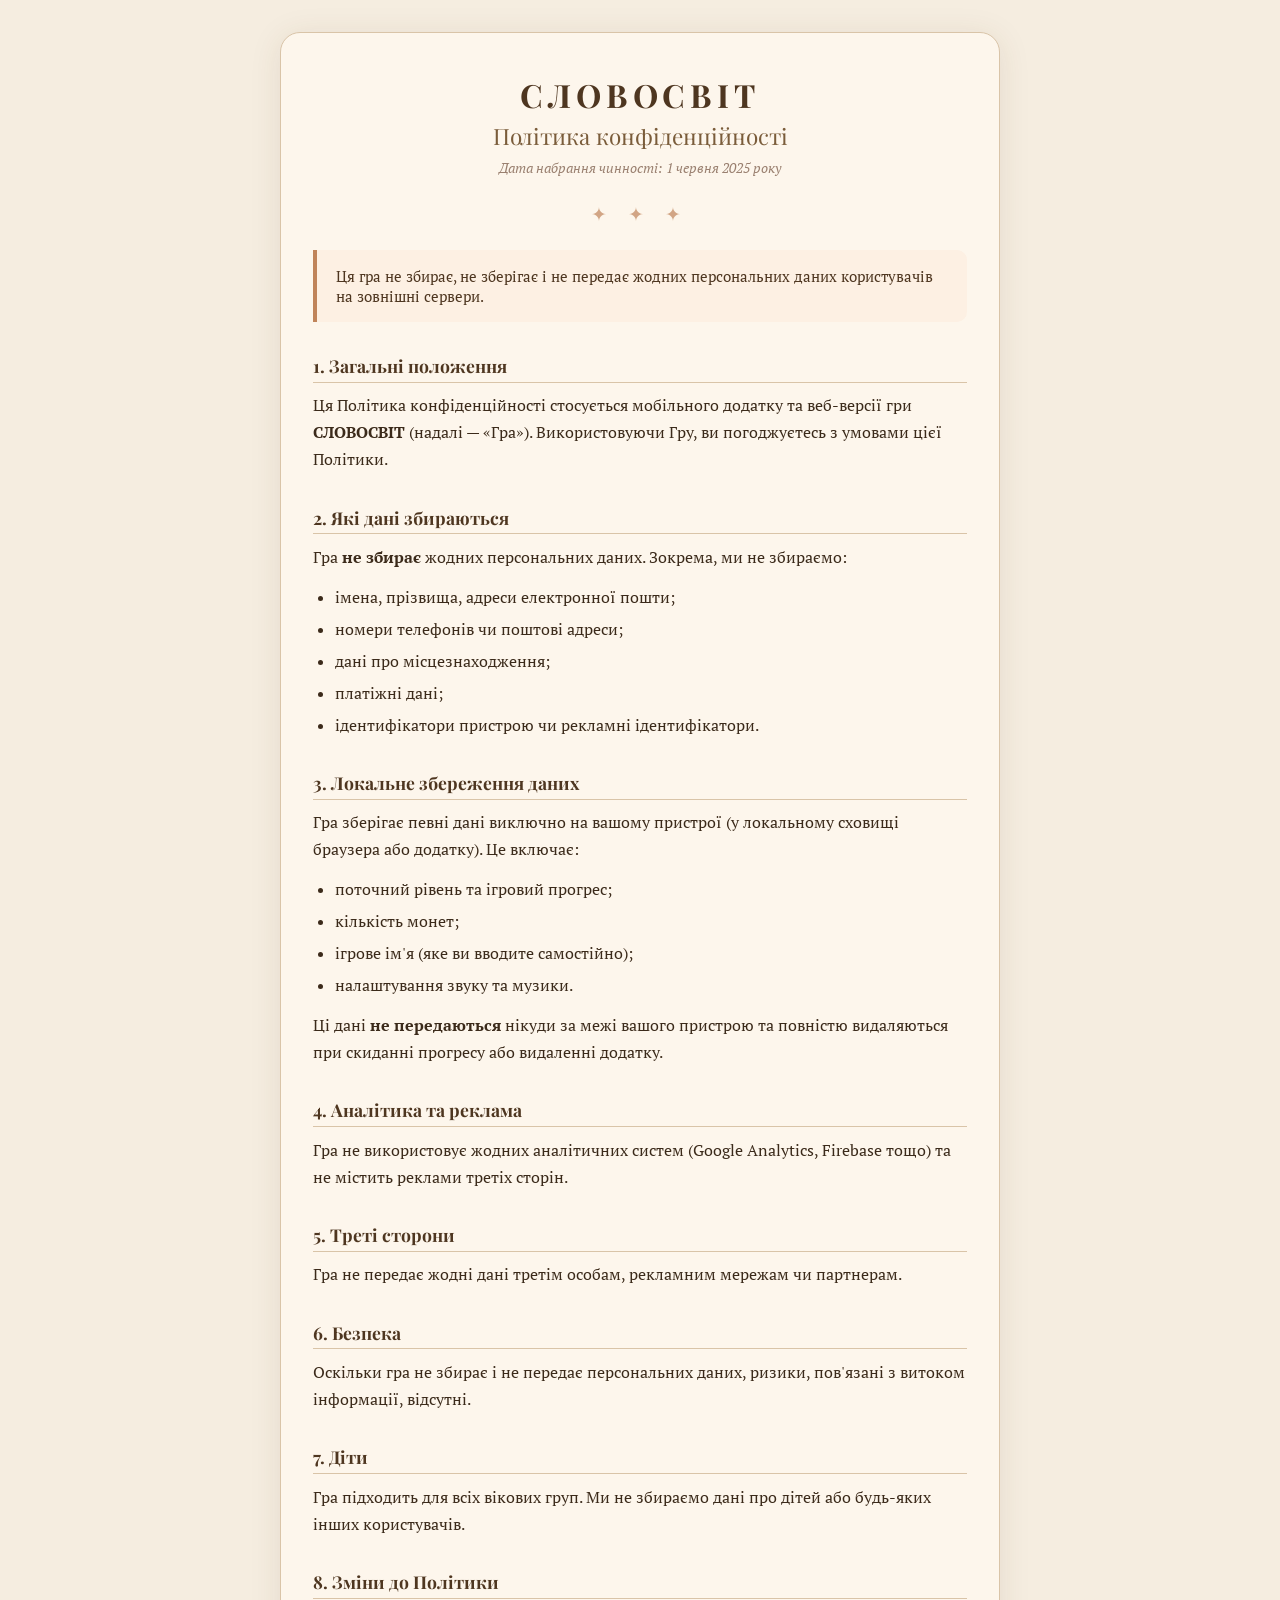
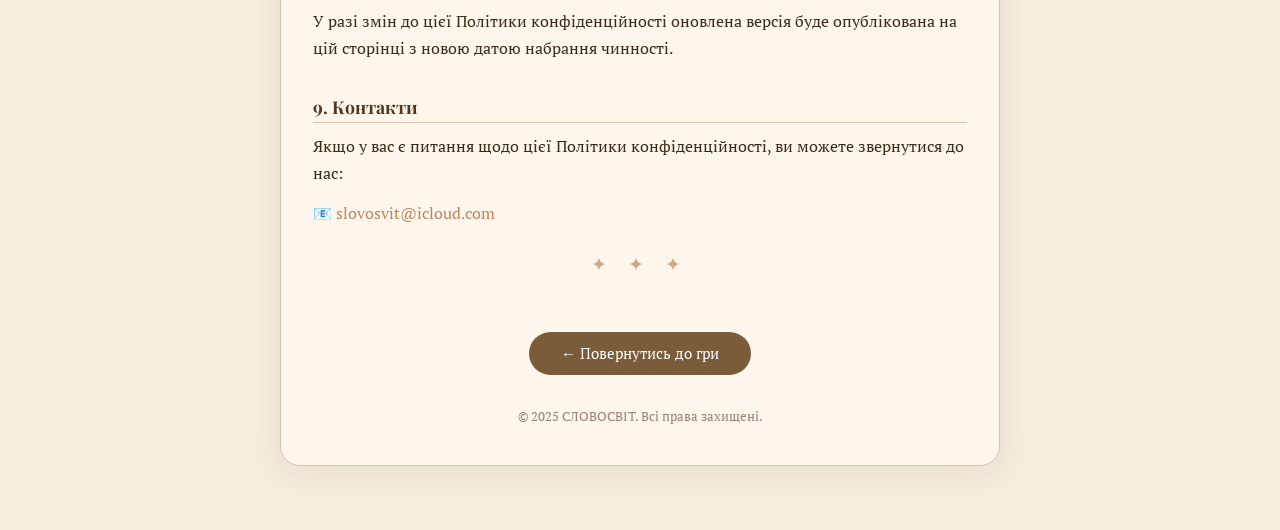
<file: privacy.html>
<!DOCTYPE html>
<html lang="uk">
<head>
  <meta charset="UTF-8">
  <meta name="viewport" content="width=device-width, initial-scale=1.0">
  <title>Політика конфіденційності — СЛОВОСВІТ</title>
  <style>
    @import url('https://fonts.googleapis.com/css2?family=Playfair+Display:wght@400;700&family=PT+Serif:ital,wght@0,400;0,700;1,400&display=swap');

    :root {
      --bg: #f5ede0;
      --card: #fdf6ec;
      --brown: #7a5c3a;
      --brown-dark: #4e3620;
      --accent: #c0845a;
      --text: #3b2a1a;
      --muted: #9a8070;
      --border: #d9c4a8;
    }

    * { box-sizing: border-box; margin: 0; padding: 0; }

    body {
      background: var(--bg);
      font-family: 'PT Serif', Georgia, serif;
      color: var(--text);
      min-height: 100vh;
      padding: 2rem 1rem 4rem;
    }

    .ornament {
      text-align: center;
      color: var(--accent);
      font-size: 1.2rem;
      letter-spacing: 0.5rem;
      margin: 1.5rem 0;
      opacity: 0.7;
    }

    .wrapper {
      max-width: 720px;
      margin: 0 auto;
      background: var(--card);
      border-radius: 20px;
      padding: 2.5rem 2rem;
      box-shadow: 0 4px 32px rgba(90,60,30,0.10);
      border: 1px solid var(--border);
    }

    .header {
      text-align: center;
      margin-bottom: 0.5rem;
    }

    .game-title {
      font-family: 'Playfair Display', serif;
      font-size: 2rem;
      font-weight: 700;
      color: var(--brown-dark);
      letter-spacing: 0.15em;
      text-transform: uppercase;
    }

    h1 {
      font-family: 'Playfair Display', serif;
      font-size: 1.4rem;
      font-weight: 400;
      color: var(--brown);
      margin-top: 0.3rem;
    }

    .date {
      font-size: 0.85rem;
      color: var(--muted);
      margin-top: 0.5rem;
      font-style: italic;
    }

    h2 {
      font-family: 'Playfair Display', serif;
      font-size: 1.1rem;
      color: var(--brown-dark);
      margin: 2rem 0 0.6rem;
      padding-bottom: 0.3rem;
      border-bottom: 1px solid var(--border);
    }

    p {
      line-height: 1.75;
      font-size: 0.97rem;
      color: var(--text);
      margin-bottom: 0.8rem;
    }

    ul {
      padding-left: 1.4rem;
      margin-bottom: 0.8rem;
    }

    ul li {
      line-height: 1.75;
      font-size: 0.97rem;
      margin-bottom: 0.3rem;
    }

    a {
      color: var(--accent);
      text-decoration: none;
    }

    a:hover {
      text-decoration: underline;
    }

    .highlight-box {
      background: #fdf0e3;
      border-left: 4px solid var(--accent);
      border-radius: 0 10px 10px 0;
      padding: 1rem 1.2rem;
      margin: 1.2rem 0;
      font-size: 0.95rem;
      color: var(--brown-dark);
    }

    .back-btn {
      display: inline-block;
      margin-top: 2rem;
      padding: 0.7rem 2rem;
      background: var(--brown);
      color: #fff;
      border-radius: 50px;
      font-family: 'PT Serif', serif;
      font-size: 0.95rem;
      text-decoration: none;
      transition: background 0.2s;
    }

    .back-btn:hover {
      background: var(--brown-dark);
      text-decoration: none;
    }

    footer {
      text-align: center;
      margin-top: 2rem;
      font-size: 0.82rem;
      color: var(--muted);
    }

    @media (max-width: 500px) {
      .wrapper { padding: 1.5rem 1rem; }
      .game-title { font-size: 1.5rem; }
    }
  </style>
</head>
<body>

  <div class="wrapper">
    <div class="header">
      <div class="game-title">СЛОВОСВІТ</div>
      <h1>Політика конфіденційності</h1>
      <div class="date">Дата набрання чинності: 1 червня 2025 року</div>
    </div>

    <div class="ornament">✦ ✦ ✦</div>

    <div class="highlight-box">
      Ця гра не збирає, не зберігає і не передає жодних персональних даних користувачів на зовнішні сервери.
    </div>

    <h2>1. Загальні положення</h2>
    <p>Ця Політика конфіденційності стосується мобільного додатку та веб-версії гри <strong>СЛОВОСВІТ</strong> (надалі — «Гра»). Використовуючи Гру, ви погоджуєтесь з умовами цієї Політики.</p>

    <h2>2. Які дані збираються</h2>
    <p>Гра <strong>не збирає</strong> жодних персональних даних. Зокрема, ми не збираємо:</p>
    <ul>
      <li>імена, прізвища, адреси електронної пошти;</li>
      <li>номери телефонів чи поштові адреси;</li>
      <li>дані про місцезнаходження;</li>
      <li>платіжні дані;</li>
      <li>ідентифікатори пристрою чи рекламні ідентифікатори.</li>
    </ul>

    <h2>3. Локальне збереження даних</h2>
    <p>Гра зберігає певні дані виключно на вашому пристрої (у локальному сховищі браузера або додатку). Це включає:</p>
    <ul>
      <li>поточний рівень та ігровий прогрес;</li>
      <li>кількість монет;</li>
      <li>ігрове ім'я (яке ви вводите самостійно);</li>
      <li>налаштування звуку та музики.</li>
    </ul>
    <p>Ці дані <strong>не передаються</strong> нікуди за межі вашого пристрою та повністю видаляються при скиданні прогресу або видаленні додатку.</p>

    <h2>4. Аналітика та реклама</h2>
    <p>Гра не використовує жодних аналітичних систем (Google Analytics, Firebase тощо) та не містить реклами третіх сторін.</p>

    <h2>5. Треті сторони</h2>
    <p>Гра не передає жодні дані третім особам, рекламним мережам чи партнерам.</p>

    <h2>6. Безпека</h2>
    <p>Оскільки гра не збирає і не передає персональних даних, ризики, пов'язані з витоком інформації, відсутні.</p>

    <h2>7. Діти</h2>
    <p>Гра підходить для всіх вікових груп. Ми не збираємо дані про дітей або будь-яких інших користувачів.</p>

    <h2>8. Зміни до Політики</h2>
    <p>У разі змін до цієї Політики конфіденційності оновлена версія буде опублікована на цій сторінці з новою датою набрання чинності.</p>

    <h2>9. Контакти</h2>
    <p>Якщо у вас є питання щодо цієї Політики конфіденційності, ви можете звернутися до нас:</p>
    <p>📧 <a href="mailto:slovosvit@icloud.com">slovosvit@icloud.com</a></p>

    <div class="ornament">✦ ✦ ✦</div>

    <div style="text-align:center">
      <a href="/" class="back-btn">← Повернутись до гри</a>
    </div>

    <footer>
      © 2025 СЛОВОСВІТ. Всі права захищені.
    </footer>
  </div>

</body>
</html>
</file>
<file: style.css>
/* =========================================================
   RESET / BASE
   Базові налаштування для всієї гри
   ========================================================= */

* {
  box-sizing: border-box;
  -webkit-tap-highlight-color: transparent; /* прибирає синій флеш на iOS */
}
html { overflow-y: scroll; }

body {
  margin: 0;
  font-family: system-ui, -apple-system, BlinkMacSystemFont, sans-serif;
  background: #ffffff;
  color: #020617;
  overflow-x: hidden;
}




/* =========================================================
   BUTTONS (базовий стиль кнопок)
   ========================================================= */
button{
  border: none;
  font: inherit;
  cursor: pointer;
  background: none;
  color: inherit;
}



.top-mini{
  width: 110px;
  min-width: 110px;
  text-align: center;
  font-variant-numeric: tabular-nums;
}


button:active {
  transform: scale(0.96);
}

/* =========================================================
   APP / SCREENS
   ========================================================= */

.app {
  min-height: 100svh; /* коректно для iOS */
}

.screen {
  display: none;
  width: 100%;
  padding: 0;
}

.screen.active {
  display: flex;
  justify-content: center;
  align-items: stretch;
  min-height: 100svh;
}

.coin-fly{
  position: fixed;
  left: 0;
  top: 0;
  z-index: 9999;
  pointer-events: none;

  will-change: transform, opacity;
  transform: translate(0,0);
}


/* Мобільний: фікс шапки/низу + центр займає решту */
@media (max-width: 520px) {

  #menu-screen .game-wrapper,
  #game-screen .game-wrapper,
  #result-screen .game-wrapper{
    min-height: 100svh;
    height: 100svh;
  }

  header.panel{ flex: 0 0 auto; }
  .panel.goal{ flex: 0 0 auto; }

  .game-card{
    flex: 1 1 auto;
    display: flex;
    align-items: center;
    justify-content: center;
  }

  .ad-space{ flex: 0 0 56px; }
}

.goal-reward{
  margin-left: 8px;
  font-weight: 800;
  color: #1f334a;
  opacity: 0.9;
}

/* ПК/планшет: НЕ тягнемо на весь екран, але меню і гра ОДНАКОВІ по висоті */
@media (min-width: 521px) {

  #menu-screen .game-wrapper,
  #game-screen .game-wrapper,
  #result-screen .game-wrapper{
    height: min(92svh, 760px);
    max-height: min(92svh, 760px);
  }

  header.panel{ flex: 0 0 auto; }
  .panel.goal{ flex: 0 0 auto; }
  .goal-stats{ flex: 0 0 auto; }
  .ad-space{ flex: 0 0 56px; }

  .game-card{
    flex: 1 1 auto;
    display: flex;
    align-items: center;
    justify-content: center;
  }
}



/* =========================================================
   TOP BAR
   ========================================================= */
header.panel{
  padding: 14px;

  display: flex;
  align-items: center;
  justify-content: space-between;
}

.top-left,
.top-right {
  display: flex;
  align-items: center;
  gap: 10px;
  position: relative;
}

/* =========================================================
   DROPDOWN MENUS
   ========================================================= */

.dropdown{
  position: absolute;
  top: calc(100% + 10px);

  background: url("./assets/ui/Menu_Finish1.png") center / 100% 100% no-repeat;
  border: none;
  border-radius: 22px;

  padding: 14px 14px;
  list-style: none;
  margin: 0;

  box-shadow: 0 18px 36px rgba(0,0,0,0.22);
  z-index: 9999;

  /* щоб “магазин”/меню влазило на мобільному */
  width: clamp(240px, 72vw, 340px);

  opacity: 0;
  transform: translateY(-6px);
  pointer-events: none;
  transition: opacity 0.12s ease, transform 0.12s ease;
}
.dropdown .exit-btn{
  width: 160px;
  margin-top: 6px;
}


/* показуємо через JS (.open) */
.top-left.open > .dropdown {
  left: 0;
  opacity: 1;
  transform: translateY(0);
  pointer-events: auto;
}

.coins-menu.open > .dropdown {
  right: 0;
  opacity: 1;
  transform: translateY(0);
  pointer-events: auto;
}

.dropdown li {
  margin: 4px 0;
}

/* =========================================================
   GOAL (ціль рівня)
   ========================================================= */

.panel.goal{
  padding: 10px 16px;
  background: transparent;
  border: none;
}
/* =========================================================
   GOAL ORNAMENT TICKER (бігуча стрічка орнаменту)
   ========================================================= */

.goal-ornament{
  height: 16px;
  margin-top: 4px;
  overflow: hidden;
  opacity: 0.35;
  position: relative;
  z-index: 1;
  pointer-events: none;
}

.goal-ornament__track{
  white-space: nowrap;
  will-change: transform;
  animation: goalOrnamentMove 9s linear infinite;
  padding-left: 100%;
  font-weight: 900;
  letter-spacing: 2px;
  color: #1f334a;
}

.goal-ornament__track .sep{
  margin: 0 18px;
  opacity: 0.6;
}

@keyframes goalOrnamentMove{
  0%   { transform: translateX(0); }
  100% { transform: translateX(-100%); }
}

/* коли є повідомлення/тост — орнамент ховаємо */
.panel.goal:has(#goalText:not(:empty)) .goal-ornament,
.panel.goal:has(#bonusWordNotice.show) .goal-ornament{
  opacity: 0;
}


.goal #goalText {
  transition: opacity 0.3s ease;
}
.goal-done{
  display: inline-block;
  white-space: normal;     /* ✅ дозволяє перенос */
  line-height: 1.1;
  max-width: 100%;
}
@media (max-width: 520px){
  .panel.goal{
    font-size: 15px;
    min-height: 48px;     /* ✅ більше місця під 2 рядки */
  }
  .goal-done{
    display: block;
  }
}
@media (max-width: 520px){
  .goal-stats{
    font-size: 13px;
  }
}


.panel.goal{
  transition: opacity .25s ease;
}

.goal-msg{
  margin-left: 6px;
  font-weight: 900;
  color: #1f334a;
}
.goal-row{
  display: inline-flex;
  align-items: center;
  justify-content: center;
  gap: 2px;
  white-space: nowrap;
}


.goal-left,
.goal-right{
  white-space: nowrap;
}
.goal-left{ margin-right: 0; }
.goal-right{ margin-left: 0; }




.goal-timer{
  width: 46px;                   /* ✅ менше */
  text-align: center;
  font-variant-numeric: tabular-nums;
  font-weight: 900;
  color: #1f334a;
}


.bonus-word-notice{
  height: 30px;
  min-height: 30px;

  display: flex;
  align-items: center;
  justify-content: center;

  text-align: center;
  font-size: 16px;
  font-weight: 800;
  line-height: 1;

  color: #1f334a;
  opacity: 0;
  transition: opacity .2s ease;

  overflow: hidden;
  white-space: nowrap;
  text-overflow: ellipsis;
}

.goal-stats{
  display: grid;                         /* ✅ */
  grid-template-columns: 1fr 1fr;        /* ✅ завжди 2 в ряд */
  gap: 10px;
  padding: 6px 14px 10px;
  font-size: 14px;
  font-weight: 800;
  color: #1f334a;
  opacity: 0.92;
}

.goal-stats .stat{
  width: 170px;
  height: 38px;
  margin: 0 auto;

  display: flex;
  align-items: center;
  justify-content: center;

  background: url("./assets/ui/goal-stats.png") no-repeat center/100% 100%;

  font-weight: 900;
  color: #1f334a;

  white-space: nowrap;
}



.bonus-word-notice.show{
  opacity: 1;
  text-shadow:
    0 0 6px rgba(37,99,235,0.35),
    0 0 12px rgba(37,99,235,0.25);
}



/* =========================================================
   GRID (ігрове поле)
   ========================================================= */

.game-card {
  flex: 1 1 auto;
  display: flex;
  align-items: center;
  justify-content: center;
  touch-action: none;
}

.grid {
  display: grid;
  place-content: center;
  max-width: 100%;
  max-height: 100%;
  margin: auto;
}



.cell {
  aspect-ratio: 1 / 1;
  border-radius: 14px;
  background: #efe4cf;
  display: flex;
  align-items: center;
  justify-content: center;
  font-size: 20px;
  font-weight: 700;

  user-select: none;
  -webkit-user-select: none;
  touch-action: none;
}


.cell.active,
.cell.hint {
  background: linear-gradient(135deg, #facc15, #fde68a);
}

.cell.locked {
  background: linear-gradient(135deg, #38bdf8, #2563eb);
}

/* =========================================================
   MENU SCREEN
   ========================================================= */

#menu-screen .game-wrapper {
  padding: 16px;
}

#menu-screen h1 {
  font-size: 32px;
  margin: 18px 0 10px;
  text-align: center;
  letter-spacing: 2px;
  font-weight: 900;
  color: #1f334a;
  text-transform: uppercase;
  text-shadow:
    0 1px 0 rgba(255,255,255,0.6),
    0 3px 8px rgba(0,0,0,0.12);
}
.menu-header {
  text-align: center;
  padding-top: 28px;   /* більше відступ зверху */
}

.subtitle {
  margin: 4px 0;
  font-size: 15px;
  font-weight: 600;
  color: #475569;
}

.subtitle.line1 { margin-top: 6px; }
.subtitle.line2 { margin-top: 2px; }


#menu-screen nav {
  display: flex;
  flex-direction: column;
  gap: 18px;
  padding: 36px 0 0;
  flex: 1;              /* 🔥 ОСЬ ЦЕ */
}
/* =========================================================
   MENU BUTTONS (menu-btn variants)
   ========================================================= */

.menu-btn{
  display: block;
  width: 82%;
  margin: 0 auto;

  border-radius: 32px;
  padding: 0;

  height: 64px;

  font-size: 18px;
  font-weight: 800;

  background-size: 100% 100%;
  background-repeat: no-repeat;

  box-shadow: none;
}
.menu-btn.small{
  height: 52px;
  font-size: 16px;
}
.menu-btn.primary{
  background: url("./assets/ui/btn_primary_normal.png") no-repeat center;
  background-size: 100% 100%;

  border: none;
  border-radius: 28px;   
  overflow: hidden;   
}
.menu-btn.primary:active{
  background: url("./assets/ui/btn_primary_pressed.png") no-repeat center/100% 100%;
}
.menu-btn.primary:disabled{
  background: url("./assets/ui/btn_primary_disabled.png") no-repeat center/100% 100%;
}

.menu-btn.secondary{
  background: linear-gradient(180deg, #1b4aa8, #0f2f74);
  color: #ffffff;
  opacity: 0.95;
}

.menu-btn.ghost{
  background: url("./assets/ui/btn_secondary_normal.png") no-repeat center;
  background-size: 100% 100%;

  border: none;
  border-radius: 28px;  
  overflow: hidden;   
}
.menu-btn.ghost:active{
  background: url("./assets/ui/btn_secondary_pressed.png") no-repeat center/100% 100%;
}
.menu-btn.ghost:disabled{
  background: url("./assets/ui/btn_secondary_disabled.png") no-repeat center/100% 100%;
}

.hidden {
  display: none !important;
}

#levelWheelWrap:not(.hidden){
  pointer-events: auto;
}

.modal {
  position: fixed;
  inset: 0;
  background: rgba(0,0,0,0.45);

  display: flex;
  align-items: flex-start;   /* 🔥 замість center */
  justify-content: center;

  padding-top: 24px;         /* відступ від верху */
  z-index: 1000;
}

.modal-card {
  width: 100%;
  max-width: 380px;
  max-height: 85vh;
  overflow-y: auto;
  scrollbar-width: none;

  background: url("./assets/ui/Menu_Finish1.png") no-repeat center;
  background-size: 100% 100%;

  border: none;
  border-radius: 34px;
  overflow: hidden;

  padding: 22px 16px;
}
.modal-card::-webkit-scrollbar{
  display:none;
}
.modal-card h3{
  margin: 6px 0 10px;
  font-size: 24px;
  font-weight: 900;
  letter-spacing: -0.2px;
}

.modal-card p{
  margin: 0 0 14px;
  color: #1f334a;
  opacity: 0.9;
  font-weight: 650;
  line-height: 1.35;
}


/* інпут у модалці імені */
.modal-card input{
  width: 100%;
  height: 40px;
  border-radius: 14px;
  border: 2px solid rgba(212,196,169,0.95);
  background: rgba(255,255,255,0.7);
  padding: 0 12px;
  font-size: 16px;
  font-weight: 700;
  outline: none;
}

.modal-card input:focus{
  border-color: rgba(37,99,235,0.55);
}

.settings-list{
  display: flex;
  flex-direction: column;
  gap: 14px;
  margin-top: 12px;
}


/*    AD SPACE (рекламний блок) */
.ad-space {
  background: transparent;
  background-size: 100% auto;
  flex: 0 0 56px;
  height: 56px;
  min-height: 56px;
}


/* =========================================================
   MODAL ACTION BUTTONS
   Фікс контрасту кнопки "Далі" в модалці
   ========================================================= */

.modal-actions{
  margin-top: 14px;
  display: flex;
  gap: 10px;
  align-items: center;
}

.ticker{
  height: 100%;
  display: flex;
  align-items: center;
  overflow: hidden;
  border-top: 2px solid rgba(212,196,169,0.9);
  background: transparent;
}

.ticker__track{
  white-space: nowrap;
  will-change: transform;
  animation: tickerMove 99s linear infinite;
  font-weight: 800;
  color: #1f334a;
  padding-left: 100%;
}
.ticker__track span{
  display: inline-block;
  margin-right: 240px; /* це і є “пауза” між анекдотами */
}

@keyframes tickerMove{
  0%   { transform: translateX(0); }
  100% { transform: translateX(-100%); }
}

.muted {
  color: #475569;
  opacity: 0.8;
  font-size: 14px;
  margin-bottom: 20px;
}

/* =========================================================
   LEVEL WHEEL (барабан рівнів)
   ========================================================= */
.level-wheel{
  display: flex;
  gap: 12px;
  padding: 12px 8px;

  max-width: 100%;
  overflow-x: auto;
  overflow-y: hidden;

  scroll-behavior: smooth;
  -webkit-overflow-scrolling: touch;
  touch-action: pan-x;

  pointer-events: auto;
}


.level-wheel.hidden{
  display: none;
}
.level-wheel button{
  min-width: 52px;
  height: 46px;

  background: url("./assets/ui/btn_normal.png") no-repeat center;
  background-size: 100% 100%;

  border: none;
  border-radius: 16px;

  font-weight: 900;
  color: #1f334a;
}
.level-wheel button:hover{
  background: url("./assets/ui/btn_hover.png") no-repeat center/100% 100%;
}

.level-wheel button.current{
  background: url("./assets/ui/btn_pressed.png") no-repeat center/100% 100%;
  transform: scale(1.05);
}

.level-wheel button.locked{
  opacity: .35;
  filter: grayscale(1);
}

.level-wheel button.shake{
  animation: shakeBtn 0.35s ease;
}

@keyframes shakeBtn{
  0%   { transform: translateX(0); }
  20%  { transform: translateX(-6px); }
  40%  { transform: translateX(6px); }
  60%  { transform: translateX(-5px); }
  80%  { transform: translateX(5px); }
  100% { transform: translateX(0); }
}

.level-wheel button.current{
  transform: scale(1.2);
 background: url("./assets/ui/btn_pressed.png") no-repeat center/100% 100%;
  color: #fff;
  border: none;
}


/* =========================
   RESULT SCREEN
   ========================= */
.result-wrapper{
  flex: 1;
  width: 100%;
  padding: 20px 16px;

  display: flex;
  flex-direction: column;
  align-items: center;
  justify-content: center;

  text-align: center;
}
#result-screen .game-wrapper{
  width: 100%;
  max-width: 420px;      /* як меню і гра */
  min-height: 100%;
  height: auto;
  flex: 1;

  background: url("./assets/ui/Menu_Finish.png") no-repeat center top;
  background-size: 100% 100%;

  border-radius: 28px;
  overflow: hidden;

  display: flex;
  flex-direction: column;
}
.result-title{
  font-size: 24px;
  font-weight: 1000;
  text-align: center;
  color: #1f334a;
  margin-bottom: 12px;
}

.result-stats{
  display: flex;
  flex-direction: column;
  gap: 16px;
  margin: 24px 0 28px;
  width: 100%;
}
.result-stats .row{
  display: flex;
  align-items: center;
  justify-content: center;

  width: 92%;
  margin: 0 auto;

  background: url("./assets/ui/goal-stats.png") no-repeat center/100% 100%;

  min-height: 48px;
  padding: 0 16px;

  font-weight: 900;
  color: #1f334a;

  gap: 10px;
}
/* ліва частина */
.result-stats .row span:first-child{
  margin-right: 14px;
}

/* права колонка */
.result-stats .row strong{
  min-width: 36px;
  text-align: left;
}

/* ✅ кнопка Next  */
#resultNextBtn{
  box-shadow: none;
}

/* =========================================================
   UNIFY BUTTONS (single system)
   ========================================================= */

.btn{
  width: 100%;
  margin: 0 auto;
  height: 48px;
  text-align: center;
  gap: 8px;

  background: url("./assets/ui/btn_modals.png") no-repeat center;
  background-size: 100% 100%;

  border: none;
  border-radius: 26px;
  overflow: hidden;

  font-weight: 800;
  color: #1f334a;

  display: flex;
  align-items: center;
  justify-content: center;
}

.btn:active{
  transform: scale(0.98);
}
/* =========================================================
   EXIT BUTTON (one style, everywhere)
   ========================================================= */

.exit-btn{
  width: 180px;
  height: 52px;

  background: url("./assets/ui/btn_exit_normal.png") no-repeat center;
  background-size: 100% 100%;

  border: none;
  border-radius: 28px;
  overflow: hidden;

  font-weight: 900;
  font-size: 16px;
  color: #8a2c1e;
}

.exit-btn:active{
  background: url("./assets/ui/btn_exit_pressed.png") no-repeat center/100% 100%;
}

.exit-btn:disabled{
  background: url("./assets/ui/btn_exit_disabled.png") no-repeat center/100% 100%;
}

.top-mini{
  width: 96px;
  height: 40px;

  display: flex;
  align-items: center;
  justify-content: center;

  font-size: 14px;
  font-weight: 900;

  border-radius: 999px;
  text-align: center;
  font-variant-numeric: tabular-nums;
}
.modal-actions .exit-btn{
  margin-right: auto;
}

/* ================================
   MENU BACKGROUND (single image)
   ================================ */

#menu-screen .game-wrapper{
  width: 100%;
  max-width: 420px;
  min-height: 100%;
  height: auto;
  flex: 1;

  background: url("./assets/ui/menu_bg.png") no-repeat center top;
  background-size: 100% 100%;

  border-radius: 28px;
  overflow: hidden;

  display: flex;
  flex-direction: column;
}
/* ===== PROFILE (house + centered text) ===== */

.profile-card{
  position: relative;
  width: 100%;
  height: 170px;

  
  margin-top: 62px;

  display: flex;
  align-items: center;
  justify-content: center;
}

/* Розмір будинку адаптивний */
.profile-house{
  --houseW: clamp(150px, 36vw, 240px);
  width: var(--houseW);
  height: auto;

  position: absolute;
  left: 50%;
  top: 50%;

  transform: translate(calc(-1 * (var(--houseW) + 1px)), -50%);
}

/* Текст СТРОГО по центру ігрового екрану */
.profile-text{
  position: absolute;
  left: 50%;     /* центр екрана */
  top: 50%;
  transform: translateY(-50%);  /* тільки по вертикалі */

  display: flex;
  flex-direction: column;

  align-items: flex-start;  /* ⬅️ текст починається вправо */
  text-align: left;         /* ⬅️ вирівнювання ліве */
}
.profile-name,
.profile-sub{
  margin: 4px 0;
  font-size: 15px;
  font-weight: 600;
  color: #475569;
}
/* ================================
   GAME BACKGROUND
   ================================ */

#game-screen .game-wrapper{
  width: 100%;
  max-width: 420px;
  min-height: 100%;
  height: auto;
  flex: 1;

  background: url("./assets/ui/game_bg.png") no-repeat center top;
  background-size: 100% 100%;

  border-radius: 28px;
  overflow: hidden;

  display: flex;
  flex-direction: column;
}
.level{
  width: 150px;
  height: 46px;

  display: flex;
  align-items: center;
  justify-content: center;

  background: url("./assets/ui/Level_normal.png") no-repeat center/100% 100%;

  font-weight: 900;
  color: #1f334a;
}
.section-divider{
  height: 2px;
  margin: 6px 14px;
  background: rgba(212,196,169,0.8);
  border-radius: 2px;
  opacity: 0.6;
}
/* ===== GAME TOP BAR (chip + level) ===== */

.top-bar{ overflow: visible; }

/* спільний стиль чіпів (Меню / Монети) */
.menu-btn.chip,
.coins-btn.chip{
  background: url("./assets/ui/chip_normal.png") no-repeat center;
  background-size: 100% 100%;
  border: none;
  border-radius: 999px;
  overflow: hidden;

  height: 40px;
  min-width: 124px;                 /* ✅ щоб 9999 влізало */
  padding: 0 18px;

  display: inline-flex;
  align-items: center;
  justify-content: center;
  gap: 10px;

  color: #fff;
  font-weight: 800;
}

/* цифри — щоб не “стрибали” по ширині */
.coins-btn .coins-value{
  min-width: 4ch;     /* 4 символи, щоб 9999 не стрибало */
  text-align: center;
  font-variant-numeric: tabular-nums;
}

/* “Рівень” */
.level-badge{
  background: url("./assets/ui/Level_normal.png") no-repeat center;
  background-size: 100% 100%;
  border: none;
  border-radius: 999px;
  overflow: hidden;

  height: 44px;
  min-width: 220px;  
  padding: 0 18px;

  display: inline-flex;
  align-items: center;
  justify-content: center;

  color: #1f334a;
  font-weight: 900;
}

/* щоб дропдауни не ховались */
.dropdown{ z-index: 50; }
.result-actions{
  display: flex;
  flex-direction: column;
  align-items: center;
  gap: 16px;
  width: 100%;
}

.result-actions .menu-btn{
  width: 92%;
}

.result-actions .exit-btn{
  margin-top: 6px;
}
/* ===== RESULT STRUCTURE UPGRADE ===== */

.result-title-main{
  font-size: 24px;
  font-weight: 1000;
  color: #1f334a;
}

.result-level-done{
  margin-top: 6px;
  font-size: 15px;
  font-weight: 700;
  opacity: 0.8;
}

/* Велика кнопка Next */
.result-big{
  height: 64px;
  font-size: 18px;
}

/* Менш контрастна Retry */
.result-secondary{
  opacity: 0.85;
}

/* Вийти нижче і легше */
.result-actions .exit-btn{
  margin-top: 18px;
  opacity: 0.85;
}
@media (max-width: 520px){
  .result-wrapper{
    padding: 16px 12px;
  }

  .result-stats{
    margin: 18px 0 22px;
  }

  .result-actions{
    gap: 12px;
  }

  .result-actions .exit-btn{
    margin-top: 10px;
  }
}
@keyframes trophyPop {
  0%   { transform: scale(0.7); opacity: 0; }
  60%  { transform: scale(1.1); opacity: 1; }
  100% { transform: scale(1); }
}

.result-title-main{
  animation: trophyPop .5s ease;
}
</file>
